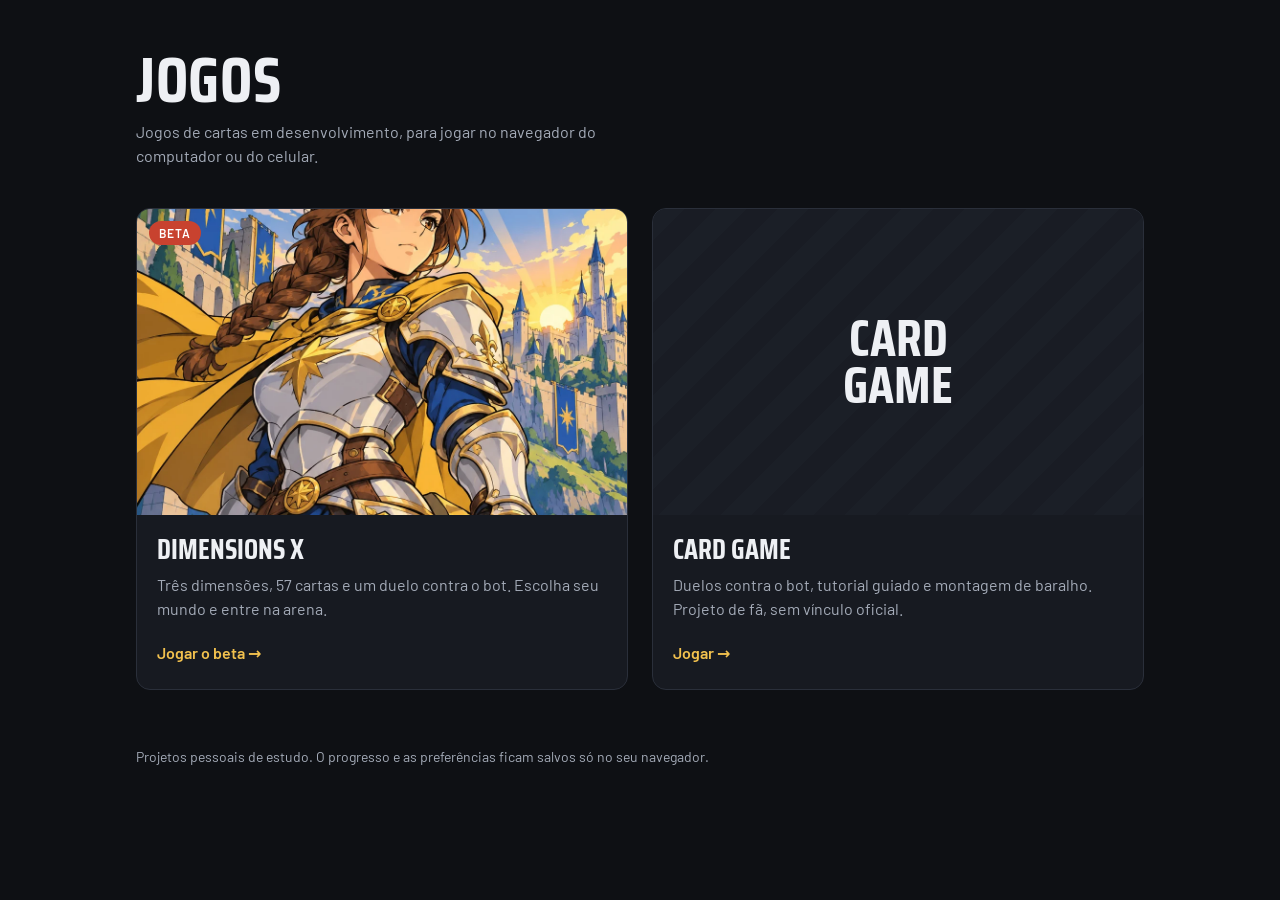
<file: index.html>
<!doctype html>
<html lang="pt-BR">
<head>
<meta charset="utf-8">
<meta name="viewport" content="width=device-width,initial-scale=1">
<title>Jogos · maykcoisa</title>
<meta name="description" content="Jogos de cartas em desenvolvimento para jogar no navegador.">
<link rel="stylesheet" href="estilo.css">
<link rel="icon" href="data:,">
</head>
<body>
<main class="pagina">
  <header class="topo">
    <h1>Jogos</h1>
    <p>Jogos de cartas em desenvolvimento, para jogar no navegador do computador ou do celular.</p>
  </header>

  <section class="jogos" aria-label="Lista de jogos">
    <a class="jogo" href="dimensions-x/">
      <div class="capa">
        <img src="dimensions-x/assets/dimensions/medieval-c3-v2.webp" alt="Ilustração do Dimensions X">
        <span class="selo selo-beta">Beta</span>
      </div>
      <div class="info">
        <h2>Dimensions X</h2>
        <p>Três dimensões, 57 cartas e um duelo contra o bot. Escolha seu mundo e entre na arena.</p>
        <span class="acao">Jogar o beta →</span>
      </div>
    </a>

    <a class="jogo" href="https://cardgamepw.maykcoisa.com.br/">
      <div class="capa"><div class="capa-tipografica"><span>Card<br>Game</span></div></div>
      <div class="info">
        <h2>Card Game</h2>
        <p>Duelos contra o bot, tutorial guiado e montagem de baralho. Projeto de fã, sem vínculo oficial.</p>
        <span class="acao">Jogar →</span>
      </div>
    </a>
  </section>

  <p class="rodape">Projetos pessoais de estudo. O progresso e as preferências ficam salvos só no seu navegador.</p>
</main>
</body>
</html>
</file>
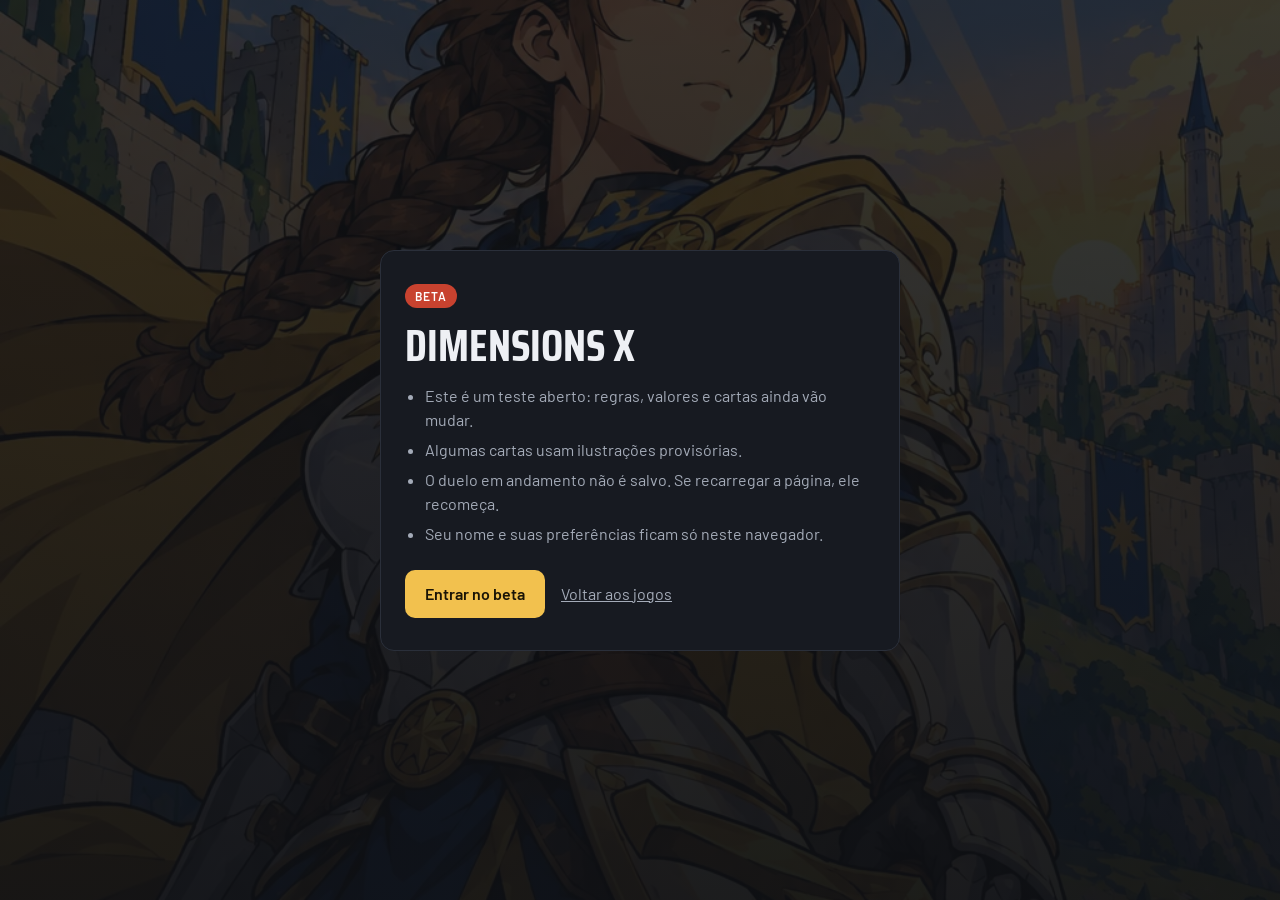
<file: dimensions-x/index.html>
<!doctype html>
<html lang="pt-BR">
<head>
<meta charset="utf-8">
<meta name="viewport" content="width=device-width,initial-scale=1">
<title>Dimensions X · Beta</title>
<link rel="stylesheet" href="../estilo.css">
<link rel="icon" href="data:,">
</head>
<body>
<main class="beta-tela" style="background-image: linear-gradient(rgba(14,16,20,.82), rgba(14,16,20,.94)), url('assets/dimensions/medieval-c3-v2.webp')">
  <section class="beta-caixa" aria-labelledby="titulo">
    <span class="selo selo-beta">Beta</span>
    <h1 id="titulo">Dimensions X</h1>
    <ul>
      <li>Este é um teste aberto: regras, valores e cartas ainda vão mudar.</li>
      <li>Algumas cartas usam ilustrações provisórias.</li>
      <li>O duelo em andamento não é salvo. Se recarregar a página, ele recomeça.</li>
      <li>Seu nome e suas preferências ficam só neste navegador.</li>
    </ul>
    <div class="botoes">
      <a class="botao" href="game/dimensions/">Entrar no beta</a>
      <a class="link-voltar" href="../">Voltar aos jogos</a>
    </div>
  </section>
</main>
</body>
</html>
</file>
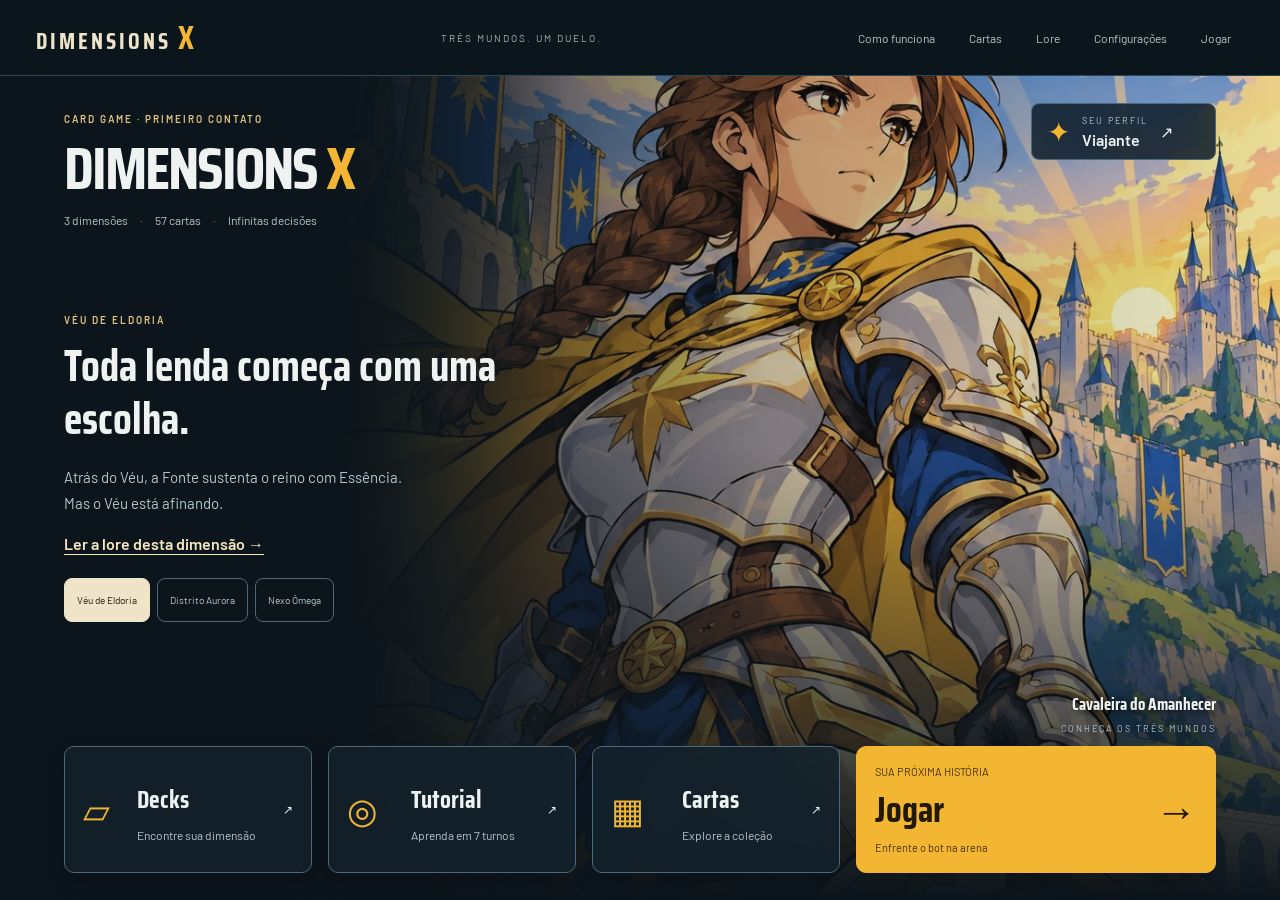
<file: dimensions-x/game/dimensions/index.html>
<!doctype html>
<html lang="pt-BR"><head><meta charset="utf-8"><meta name="viewport" content="width=device-width,initial-scale=1"><title>Dimensions X</title><link rel="stylesheet" href="style.css"><link rel="stylesheet" href="menu.css"><link rel="stylesheet" href="responsive-v1.css"><link rel="stylesheet" href="responsive-v2.css"><link rel="stylesheet" href="card-types-v1.css"><link rel="icon" href="data:,"></head>
<body data-screen="home"><header><button class="brand" id="home-button" aria-label="Ir para o início">DIMENSIONS <b>X</b></button><span class="edition">TRÊS MUNDOS. UM DUELO.</span><nav aria-label="Navegação principal"><button id="rules">Como funciona</button><button id="catalog">Cartas</button><button id="lore-nav">Lore</button><button id="settings-button">Configurações</button><button id="new">Jogar</button></nav></header>
<section id="home" class="home-screen" aria-label="Menu principal">
  <div class="home-art" aria-hidden="true"><img id="home-art" src="../../assets/dimensions/medieval-c3-v2.webp" alt=""></div>
  <div class="home-top"><div><p class="eyebrow">CARD GAME · PRIMEIRO CONTATO</p><h1>DIMENSIONS <em>X</em></h1><p class="universe">3 dimensões <span>·</span> 57 cartas <span>·</span> Infinitas decisões</p></div><button id="profile-button" class="player-chip"><span class="avatar" aria-hidden="true">✦</span><span><small>SEU PERFIL</small><strong id="player-label">Viajante</strong></span><span aria-hidden="true">↗</span></button></div>
  <div class="home-story"><p class="eyebrow" id="world-label">VÉU DE ELDORIA</p><h2 id="world-title">Toda lenda começa<br>com uma escolha.</h2><p id="world-description">Entre muralhas antigas e magia viva, encontre a força do seu próximo duelo.</p><button id="lore-link" class="lore-link" type="button">Ler a lore desta dimensão →</button><div id="world-switcher" class="world-switcher" aria-label="Dimensão em destaque"></div></div>
  <div class="home-bottom"><div class="feature-caption"><span id="featured-name">Cavaleira do Amanhecer</span><small>CONHEÇA OS TRÊS MUNDOS</small></div><nav class="mode-dock" aria-label="Modos do jogo"><button id="decks-button" class="mode-tile"><span class="tile-icon" aria-hidden="true">▱</span><span><strong>Decks</strong><small>Encontre sua dimensão</small></span><span aria-hidden="true">↗</span></button><button id="tutorial-button" class="mode-tile"><span class="tile-icon" aria-hidden="true">◎</span><span><strong>Tutorial</strong><small>Aprenda em 7 turnos</small></span><span aria-hidden="true">↗</span></button><button id="cards-button" class="mode-tile"><span class="tile-icon" aria-hidden="true">▦</span><span><strong>Cartas</strong><small>Explore a coleção</small></span><span aria-hidden="true">↗</span></button><button id="resume-button" class="mode-tile" hidden><span><strong>Continuar</strong><small>Retomar seu duelo</small></span></button><button id="play-button" class="mode-tile play-tile"><span><small>SUA PRÓXIMA HISTÓRIA</small><strong>Jogar</strong><small>Enfrente o bot na arena</small></span><span class="play-arrow" aria-hidden="true">→</span></button></nav></div>
</section>
<section id="library" class="library-screen" hidden aria-label="Coleção"><div class="library-bar"><button id="library-back" aria-label="Voltar">‹</button><div class="library-title"><h1 id="library-title">Cartas</h1><span id="collection-count"></span></div><label class="search-wrap"><span aria-hidden="true">⌕</span><span class="visually-hidden">Buscar cartas</span><input id="card-search" type="search" placeholder="Buscar carta" title="Busca por nome ou efeito"></label><div class="filter-group" id="dimension-toggles" role="group" aria-label="Filtrar por dimensão"></div><div class="filters-anchor"><button id="filters-button" class="filters-button" type="button" aria-expanded="false" aria-controls="filters-panel"><svg viewBox="0 0 24 24" aria-hidden="true"><path d="M3 5h18l-7 8v6l-4-2v-4z"/></svg>Filtros</button><div id="filters-panel" class="filters-panel" hidden role="dialog" aria-label="Filtros"><div class="fp-head"><strong>Filtros</strong><button id="filters-clear" type="button" class="fp-link">Limpar</button><button id="filters-close" type="button" class="fp-link" aria-label="Fechar filtros">×</button></div><p class="fp-label">TIPO</p><div class="filter-group" id="type-toggles"><button type="button" class="cost-toggle" data-type-filter="creature" aria-pressed="false">Criaturas</button><button type="button" class="cost-toggle" data-type-filter="spell" aria-pressed="false">Mágicas</button></div><p class="fp-label">CUSTO</p><div class="filter-group" id="cost-toggles" role="group" aria-label="Filtrar por custo"></div><p class="fp-label">EXIBIÇÃO</p><label class="check-wrap"><input id="hover-preview" type="checkbox"> Ampliar ao passar o mouse</label></div></div><label class="select-wrap"><span class="visually-hidden">Ordenar</span><select id="card-sort"><option value="cost">Custo crescente</option><option value="name">Nome</option><option value="attack">Maior ataque</option></select></label><div class="density" role="group" aria-label="Tamanho das cartas"><button id="density-minus" type="button" aria-label="Cartas menores">−</button><span id="density-dots" aria-hidden="true"></span><button id="density-plus" type="button" aria-label="Cartas maiores">+</button></div></div><div id="active-filters" class="active-filters"></div><div id="deck-picker" class="deck-picker" hidden></div><p id="deck-summary"></p><div id="collection-grid" class="collection-grid"></div></section>
<main id="battle" hidden><section class="arena" aria-label="Tabuleiro de combate"><div class="sky"></div><div class="arena-floor"></div><div id="enemy-profile" class="profile enemy"></div><div id="enemy-hand" class="hidden-hand"></div><div id="enemy-spells" class="spell-row enemy-spells"></div><div id="enemy-field" class="field enemy-field"></div><div id="center" class="center-status" role="status" aria-live="polite"></div><div id="own-field" class="field own-field"></div><div id="own-spells" class="spell-row own-spells"></div><div id="own-profile" class="profile own"></div><div id="hand" class="hand" aria-label="Sua mão"></div><div class="arena-dock"><button id="battle-menu-button" class="battle-menu-button">☰ Menu do duelo</button><button id="panel-button" class="panel-button" aria-expanded="false" aria-controls="battle-panel">Painel</button></div><div id="action-pop" class="action-pop" hidden></div></section>
<aside id="battle-panel" class="battle-panel" aria-label="Painel do duelo"><div class="panel-top"><span class="eyebrow">PAINEL DO DUELO</span><button id="panel-close" class="panel-close" aria-label="Fechar painel">×</button></div><div class="panel-head"><span class="eyebrow">CARTA EM FOCO</span><button id="clear" aria-label="Limpar seleção">×</button></div><div id="focus" class="focus"><h2>O encontro de três mundos.</h2><p>Selecione uma carta para ler seus atributos e escolher uma ação.</p></div><section class="actions-panel"><div class="panel-head"><span class="eyebrow">SUAS AÇÕES</span><span id="phase"></span></div><p id="hint"></p><div id="actions"></div></section><details class="history" open><summary>Registro da partida</summary><ol id="log"></ol></details><button id="export">Salvar registro do teste</button></aside></main>
<footer>Protótipo de regras · Valores provisórios · Cartas inimigas aguardam sua leitura <span id="seed-label"></span></footer>
<dialog id="setup" aria-labelledby="setup-title"><form id="setup-form"><p class="eyebrow">UM CONFRONTO ENTRE DIMENSÕES</p><h1 id="setup-title">Escolha seu mundo.</h1><p>Cada dimensão tem sua energia e um deck de 40 cartas. O bot usa as mesmas regras.</p><div class="matchup"><section class="matchup-deck"><span class="eyebrow">SEU DECK</span><div class="matchup-cover"><img id="your-deck-art" alt=""><span id="your-deck-name"></span></div><label>Sua dimensão<select id="your-dimension"></select></label></section><span class="matchup-vs" aria-label="contra">VS</span><section class="matchup-deck"><span class="eyebrow">DECK ADVERSÁRIO</span><div class="matchup-cover"><img id="bot-deck-art" alt=""><span id="bot-deck-name"></span></div><label>Dimensão adversária<select id="bot-dimension"></select></label></section></div><details><summary>Opções de teste</summary><label>Semente do teste<input id="seed" type="number" value="20261012" min="0" max="4294967295"></label><p class="subtle">Repete as compras e rolagens com a mesma sequência de ações.</p></details><p id="replace-warning" hidden>Ao entrar na arena, o duelo em andamento será substituído.</p><div class="form-actions"><button type="button" id="setup-tutorial" class="setup-tutorial">Primeira vez? Tutorial guiado</button><button type="button" id="cancel-setup">Voltar</button><button class="primary" type="submit">Entrar na arena</button></div></form></dialog>
<dialog id="overlay"><div class="overlay-head"><h2 id="overlay-title"></h2><button id="close-overlay" aria-label="Fechar consulta">×</button></div><div id="overlay-content"></div></dialog>
<dialog id="battle-menu" aria-labelledby="battle-menu-title"><h2 id="battle-menu-title">Duelo pausado</h2><div class="battle-menu-options"><button id="battle-resume" class="primary">Continuar duelo</button><button id="battle-rules">Como funciona</button><button id="battle-cards">Consultar cartas</button><button id="battle-settings">Configurações</button><button id="battle-home">Voltar ao início</button></div></dialog><dialog id="settings" aria-labelledby="settings-title"><form id="settings-form"><p class="eyebrow">DO SEU JEITO</p><h1 id="settings-title">Configurações</h1><label>Nome do jogador<input id="player-name" maxlength="24" placeholder="Viajante" autocomplete="nickname"></label><label>Ritmo do adversário<select id="bot-speed"><option value="slow">Tranquilo</option><option value="normal">Normal</option><option value="fast">Rápido</option></select></label><label class="check-label"><input id="reduce-motion" type="checkbox"> Reduzir animações</label><p class="subtle">Seu nome e suas preferências ficam salvos neste navegador. O duelo atual não é salvo ao fechar a página.</p><div class="form-actions"><button id="cancel-settings" type="button">Cancelar</button><button class="primary" type="submit">Salvar</button></div></form></dialog>
<dialog id="card-detail" aria-labelledby="detail-title"><button id="close-detail" class="close-detail" aria-label="Fechar carta">×</button><button id="detail-prev" class="detail-nav prev" type="button" aria-label="Carta anterior">‹</button><button id="detail-next" class="detail-nav next" type="button" aria-label="Próxima carta">›</button><div id="detail-content"></div></dialog><div id="library-preview" class="library-preview" aria-hidden="true"></div><p id="toast" class="toast" role="status" hidden></p>
<dialog id="decision" aria-labelledby="decision-title"><button id="decision-menu" class="decision-menu" type="button">☰ Menu</button><p class="eyebrow">SUA DECISÃO</p><h2 id="decision-title"></h2><div id="decision-context"></div><div id="decision-cards"></div><div id="decision-controls"></div></dialog><script src="catalog.js"></script><script src="engine.js"></script><script src="tutorial.js"></script><script src="app.js"></script><script src="board.js"></script><script src="fx.js"></script><script src="summon-fx.js"></script><script src="menu.js"></script><script src="lore.js"></script><script src="library.js"></script><script src="battle-ui.js"></script><script src="battle-experience.js"></script><script src="panels.js"></script><script src="tutorial-ui.js"></script></body></html>
</file>
<file: estilo.css>
@font-face { font-family: 'Saira'; src: url('dimensions-x/assets/fontes/SairaCondensed-Bold.ttf') format('truetype'); font-weight: 700; font-display: swap; }
@font-face { font-family: 'Barlow'; src: url('dimensions-x/assets/fontes/Barlow-Regular.ttf') format('truetype'); font-weight: 400; font-display: swap; }
@font-face { font-family: 'Barlow'; src: url('dimensions-x/assets/fontes/Barlow-SemiBold.ttf') format('truetype'); font-weight: 600; font-display: swap; }

:root {
  --fundo: #0e1014;
  --superficie: #171a21;
  --superficie-2: #1f232c;
  --borda: #2a2f3a;
  --borda-forte: #4a5160;
  --texto: #eef0f4;
  --texto-2: #a4abb8;
  --destaque: #f2c14e;
  --destaque-hover: #f6cf6e;
  --destaque-texto: #1a1406;
  --beta: #c8422f;
  --raio: 14px;
}
* { box-sizing: border-box; }
html, body { margin: 0; }
body {
  background: var(--fundo);
  color: var(--texto);
  font: 400 16px/1.5 'Barlow', system-ui, sans-serif;
  min-height: 100vh;
}
a { color: inherit; }
.pagina { max-width: 1040px; margin: 0 auto; padding: 48px 16px 64px; }
.topo h1 {
  font: 700 clamp(40px, 7vw, 64px)/1 'Saira', 'Barlow', sans-serif;
  letter-spacing: .01em; margin: 0 0 8px; text-transform: uppercase;
}
.topo p { color: var(--texto-2); margin: 0 0 40px; max-width: 520px; }

.jogos { display: grid; grid-template-columns: repeat(auto-fit, minmax(min(300px, 100%), 1fr)); gap: 24px; }
.jogo {
  display: flex; flex-direction: column;
  background: var(--superficie); border: 1px solid var(--borda); border-radius: var(--raio);
  overflow: hidden; text-decoration: none; transition: border-color .15s, transform .15s;
}
.jogo:hover { border-color: var(--borda-forte); transform: translateY(-2px); }
.jogo:focus-visible { outline: 2px solid var(--destaque); outline-offset: 3px; }
.capa { position: relative; aspect-ratio: 16 / 10; background: var(--superficie-2); overflow: hidden; }
.capa img { width: 100%; height: 100%; object-fit: cover; object-position: 50% 22%; display: block; }
.capa-tipografica {
  display: grid; place-items: center; height: 100%;
  background: repeating-linear-gradient(135deg, #1b1f27 0 22px, #191c24 22px 44px);
}
.capa-tipografica span {
  font: 700 clamp(36px, 6vw, 52px)/.9 'Saira', sans-serif; text-transform: uppercase; text-align: center;
}
.selo {
  position: absolute; top: 12px; left: 12px;
  font: 600 12px/1 'Barlow', sans-serif; letter-spacing: .08em; text-transform: uppercase;
  padding: 6px 10px; border-radius: 999px;
}
.selo-beta { background: var(--beta); color: #fff; }
.info { padding: 20px 20px 24px; display: flex; flex-direction: column; gap: 8px; flex: 1; }
.info h2 { font: 700 28px/1.05 'Saira', sans-serif; text-transform: uppercase; margin: 0; }
.info p { margin: 0; color: var(--texto-2); }
.acao { margin-top: auto; padding-top: 12px; font-weight: 600; color: var(--destaque); }

.rodape { margin-top: 56px; color: var(--texto-2); font-size: 14px; max-width: 640px; }

/* Tela de aviso do beta */
.beta-tela {
  min-height: 100vh; display: grid; place-items: center; padding: 24px 16px;
  background-color: var(--fundo); background-position: center 25%; background-size: cover; background-repeat: no-repeat;
}
.beta-caixa {
  width: 100%; max-width: 520px; background: var(--superficie); border: 1px solid var(--borda);
  border-radius: var(--raio); padding: 32px 24px;
}
.beta-caixa .selo { position: static; display: inline-block; margin-bottom: 16px; }
.beta-caixa h1 { font: 700 44px/1 'Saira', sans-serif; text-transform: uppercase; margin: 0 0 16px; }
.beta-caixa ul { padding-left: 20px; color: var(--texto-2); margin: 0 0 24px; }
.beta-caixa li + li { margin-top: 6px; }
.botoes { display: flex; flex-wrap: wrap; gap: 16px; align-items: center; }
.botao {
  display: inline-block; padding: 12px 20px; border-radius: 10px; font-weight: 600; text-decoration: none;
  background: var(--destaque); color: var(--destaque-texto);
}
.botao:hover { background: var(--destaque-hover); }
.botao:focus-visible, .link-voltar:focus-visible { outline: 2px solid var(--texto); outline-offset: 3px; }
.link-voltar { color: var(--texto-2); }
@media (prefers-reduced-motion: reduce) { .jogo { transition: none; } .jogo:hover { transform: none; } }
</file>
<file: dimensions-x/game/dimensions/style.css>
:root{color-scheme:dark;font-family:Barlow,Segoe UI,sans-serif;background:#10151c;color:#e8e8e3;--gold:#d3ad66;--muted:#a4b0bc}*{box-sizing:border-box}body{margin:0}button,input,select{font:inherit}button{cursor:pointer;color:inherit;background:#26313c;border:1px solid #455160;border-radius:8px;padding:9px 13px;transition:background .15s,transform .15s}button:hover{background:#394754}button:focus-visible,input:focus-visible,select:focus-visible{outline:3px solid #e4bc76;outline-offset:3px}button:disabled{opacity:.45;cursor:default}header{height:68px;display:flex;align-items:center;justify-content:space-between;padding:0 26px;background:#131b24;border-bottom:1px solid #35404a}.brand{font-family:SairaCondensed,Georgia,serif;color:#eee4c9;text-decoration:none;font-size:23px;letter-spacing:3px}.brand b{color:var(--gold);font-size:32px}.edition,.eyebrow{font-size:10px;letter-spacing:2px;color:var(--muted)}nav{display:flex;gap:8px}nav button{background:transparent;font-size:12px}main{display:grid;grid-template-columns:minmax(720px,1fr) 310px;min-height:calc(100vh - 102px)}.arena{position:relative;isolation:isolate;overflow:hidden;min-height:850px;background:radial-gradient(ellipse at 50% 8%,#58707688,transparent 48%),linear-gradient(#152a32,#1c2827 38%,#202a28 80%,#111b21)}.sky{position:absolute;inset:0;z-index:-2;background:radial-gradient(ellipse at 20% 30%,#77927528,transparent 25%),radial-gradient(ellipse at 80% 20%,#706f9928,transparent 30%)}.sky:before,.sky:after{content:'';position:absolute;width:65px;height:80%;top:10%;background:linear-gradient(90deg,#111c20,#394741,#172225);box-shadow:inset 4px 0 #66726a33,12px 0 40px #0008;transform:perspective(500px) rotateY(15deg)}.sky:before{left:2%}.sky:after{right:2%;transform:perspective(500px) rotateY(-15deg)}.arena-floor{position:absolute;inset:12% 6% 6%;z-index:-1;transform:perspective(1200px) rotateX(13deg);border:12px solid #5b605444;border-radius:42% 42% 12% 12%;background:radial-gradient(ellipse,#3a48444d,#1b292a70),repeating-linear-gradient(0deg,transparent 0 89px,#111c2266 90px 93px),repeating-linear-gradient(90deg,#606a5820 0 119px,#0e181d66 120px 123px);box-shadow:0 0 0 3px #111b1e,inset 0 0 90px #0b131a,0 0 80px #7b978126}.profile{margin:16px 35px;display:flex;align-items:center;gap:12px;position:relative;z-index:1}.profile .portrait{display:grid;place-items:center;width:46px;height:46px;border-radius:50%;background:#25333c;color:var(--dim);font-size:28px;border:1px solid var(--dim)}.profile h3{font-size:14px;margin:0 0 4px}.profile small{font-size:10px;color:#b8c2c4}.life{margin-left:auto;text-align:right}.life strong{font-size:24px}.life meter{display:block;width:120px;height:7px}.energy{min-width:120px;text-align:center;background:#111c25b3;border-radius:12px;padding:7px}.energy b{font-size:20px;color:var(--dim)}.energy small{display:block}.piles{display:flex;gap:5px}.piles button{font-size:10px;padding:7px;min-width:54px}.hidden-hand{height:36px;display:flex;justify-content:center;gap:4px}.card-back{width:27px;height:35px;border:1px solid #81847e;background:repeating-linear-gradient(45deg,#263444,#263444 4px,#34444f 5px,#34444f 6px);border-radius:4px}.field{display:grid;grid-template-columns:repeat(5,minmax(0,1fr));gap:12px;margin:10px auto;width:80%;max-width:830px;position:relative}.field .slot{min-height:148px;padding:0;border:1px solid #8a9a8744;background:#101b2133;border-radius:9px;display:grid;place-items:center}.slot.empty span{font-size:25px;color:#92a38d44}.slot.available{background:#d6b16d25;border-color:#d6b16daa}.card{position:relative;text-align:left;border:1px solid var(--dim,#919aaa);background:linear-gradient(135deg,#303d45,#19222c);border-radius:7px;overflow:hidden;padding:0;color:#ecece4;box-shadow:0 5px 9px #0006;width:100%;height:148px}.card .card-top{padding:7px 7px 4px;font-size:10px;display:flex;justify-content:space-between;gap:4px}.card .cost{color:#fff;background:#334650;border-radius:50%;padding:2px 5px}.card .art{height:65px;display:grid;place-items:center;background:radial-gradient(ellipse at 50% 30%,color-mix(in srgb,var(--dim) 25%,transparent),transparent 75%),linear-gradient(130deg,#0f1a2288,#34444a44);position:relative}.card .art:before{content:'';position:absolute;width:50px;height:50px;border:1px solid var(--dim);transform:rotate(45deg);opacity:.18}.card .art span{font-family:Georgia,serif;font-size:45px;color:var(--dim);text-shadow:0 0 20px var(--dim)}.card .stats{display:flex;justify-content:space-around;font-size:10px;padding:6px 2px;background:#111b22}.card .stats b{font-size:13px}.card .state{font-size:9px;color:#b7c3c9;text-align:center;padding:4px}.card.rare{background:linear-gradient(140deg,#66553c,#20272e);border-color:#ead69e}.card.selected{outline:3px solid #efca80;outline-offset:2px}.card.defense .state{color:#8dd4d4}.card.exhausted{opacity:.72}.spell-row{display:grid;grid-template-columns:repeat(3,minmax(0,1fr));gap:10px;margin:8px auto;width:48%;height:39px}.spell-slot{background:#111d2455;border:1px solid #81908244;border-radius:6px;padding:5px;font-size:9px;color:#9daaa8}.spell-slot.occupied{color:#e9e8dc;border-color:var(--dim)}.center-status{min-height:54px;margin:8px 0;display:flex;flex-direction:column;justify-content:center;align-items:center;text-align:center;font-family:SairaCondensed,Georgia,serif;font-size:18px;color:#eadfc7}.center-status small{font-family:Barlow,Segoe UI,sans-serif;font-size:10px;color:#aabbba;margin-top:5px}.hand{display:flex;justify-content:center;gap:7px;padding:5px 18px 24px;flex-wrap:wrap}.hand .card{width:110px;height:140px;flex-shrink:0}.hand .card .art{height:58px}.hand .card:hover{transform:translateY(-7px)}aside{background:#151e28;border-left:1px solid #37434f;padding:20px;display:flex;flex-direction:column;gap:15px}.panel-head{display:flex;justify-content:space-between;align-items:center;gap:6px}.panel-head button{background:transparent;border:0;padding:0 5px;font-size:23px}.focus{min-height:230px}.focus h2{font-family:SairaCondensed,Georgia,serif;font-size:23px;line-height:1.4;margin:12px 0}.focus p{font-size:13px;line-height:1.65;color:#b9c4cb}.focus .focus-art{height:100px;display:grid;place-items:center;background:radial-gradient(ellipse,color-mix(in srgb,var(--dim) 20%,transparent),transparent 70%);font-size:70px;color:var(--dim)}.focus .numbers{display:flex;gap:8px;font-size:11px}.numbers span{background:#26333f;border-radius:7px;padding:10px;flex:1}.numbers b{display:block;font-size:19px;margin-top:4px}.actions-panel{border-top:1px solid #3b4752;padding-top:15px}#phase{font-size:10px;color:#d6bd8d}#hint{font-size:12px;color:#afbdc7;line-height:1.5}#actions{display:flex;flex-direction:column;gap:7px}#actions button{font-size:12px;text-align:left}.primary{background:#d3ad66;color:#19212a;border-color:#d3ad66;font-weight:600}.primary:hover{background:#e4c483}.history{margin-top:auto;border-top:1px solid #3b4752;padding-top:12px}.history summary{font-size:12px;cursor:pointer}.history ol{max-height:190px;overflow:auto;padding-left:20px;color:#a7b6c1;font-size:11px;line-height:1.6}.history li{margin:5px 0}#export{font-size:11px}footer{height:34px;padding:9px 26px;font-size:10px;color:#a5b2b8;background:#111821;display:flex;justify-content:space-between}dialog{border:1px solid #61717a;border-radius:15px;background:#182430;color:#e6e8e5;box-shadow:0 30px 150px #000b;padding:30px;width:min(620px,92vw);max-height:90vh}dialog::backdrop{background:#061017c9;backdrop-filter:blur(6px)}dialog h1,dialog h2{font-family:SairaCondensed,Georgia,serif}dialog h1{font-size:34px}dialog p{font-size:14px;line-height:1.7;color:#b6c4ce}form{display:flex;flex-direction:column;gap:14px}form h1,form p{margin:0}label{display:flex;flex-direction:column;gap:7px;font-size:12px}select,input{background:#101a25;border:1px solid #52616d;color:#eee;padding:11px;border-radius:7px}.subtle{font-size:11px!important}.overlay-head{display:flex;justify-content:space-between;align-items:center}.overlay-head button{background:transparent;border:0;font-size:26px}#overlay{width:min(970px,94vw)}.catalog-grid{display:grid;grid-template-columns:repeat(auto-fill,minmax(135px,1fr));gap:14px}.catalog-grid .catalog-entry p{font-size:11px;line-height:1.5}.catalog-entry small{color:#bcac88}.rule-list{font-size:13px;line-height:1.8;color:#c5d0d8}.reveal{background:#243846;border-radius:12px;padding:14px;border:1px solid #697c83}.reveal h3{font-family:SairaCondensed,Georgia,serif}.reveal p{line-height:1.7}.notice{animation:appear .45s ease-out}.slot .card{animation:appear .4s ease-out}.slot .card.rare{animation:rare .8s ease-out}@keyframes appear{from{opacity:0;transform:scale(.85)}to{opacity:1;transform:scale(1)}}@keyframes rare{0%{opacity:0;transform:scale(1.4);box-shadow:0 0 90px #e6c572}100%{opacity:1;transform:scale(1)}}@media(max-width:1100px){main{grid-template-columns:minmax(580px,1fr) 260px}.edition{display:none}.field{width:86%;gap:6px}.profile{margin:16px}.energy{min-width:95px}aside{padding:14px}}@media(max-width:850px){header{padding:0 12px}.brand{font-size:16px;letter-spacing:1px}nav button{padding:8px;font-size:10px}main{display:flex;flex-direction:column}.arena{min-height:790px}.field{width:94%}.field .slot{min-height:133px}.card{height:133px}.card .art{height:52px}.profile{gap:7px}.profile h3{font-size:12px}.profile .portrait{display:none}.life strong{font-size:19px}.life meter{width:70px}.energy{min-width:75px}.piles button{min-width:40px;padding:6px}.hand .card{width:95px}.focus{min-height:0}aside{border-left:0;border-top:1px solid #37434f}.focus .focus-art{display:none}.history{margin-top:0}footer{height:auto;gap:10px}.spell-row{width:60%}.center-status{font-size:15px}}@media(prefers-reduced-motion:reduce){*{animation:none!important;transition:none!important}}
/* Ajustes da primeira verificação visual. */ .slot > button.slot{width:100%;height:100%;border:0;background:transparent}.arena{min-height:calc(100vh - 102px)}.profile{margin-top:10px;margin-bottom:10px}.hidden-hand{height:28px}.field .slot{min-height:132px}.card{height:132px}.card .art{height:51px}.spell-row{height:30px;margin-top:5px;margin-bottom:5px}.center-status{min-height:42px}.hand{padding-bottom:12px}.hand .card{height:126px}.hand .card .art{height:44px}aside{max-height:calc(100vh - 68px);position:sticky;top:0;overflow:auto}.card .state{font-size:8px}@media(max-width:850px){aside{max-height:none;position:static}.arena{min-height:780px}}
.center-status{position:relative}.dice-result{position:absolute;right:12%;top:0;display:flex;align-items:center;gap:8px;background:#101d2ae6;border:1px solid #d3ad6699;border-radius:8px;padding:4px 10px;font-family:Barlow,Segoe UI,sans-serif}.dice-result small{margin:0;color:#b9c6d0}.dice-result b{color:#f2d190;font-size:25px}@media(max-width:600px){.dice-result{right:3%;padding:3px 6px}.dice-result b{font-size:18px}}
.dice-results{position:absolute;right:8%;top:0;display:flex;gap:5px}.dice-results .dice-result{position:static}@media(max-width:850px){.dice-results{position:static;margin-top:5px}.center-status:has(.dice-results){min-height:68px}}
.card .card-top{min-height:34px;align-items:flex-start}.card .cost{flex-shrink:0}.card .stats{gap:4px;font-size:8px}.card .stats b{font-size:11px}.card .stats span{display:flex;align-items:center;gap:3px;white-space:nowrap}.card .stats span:only-child{white-space:normal;font-size:8px}
.art:has(img):before,.art:has(img)>span{display:none}.card .art img{width:100%;height:100%;object-fit:cover;object-position:center 28%;position:absolute;inset:0}.focus .focus-art:has(img){height:280px;overflow:hidden;border-radius:10px}.focus-art img{width:100%;height:100%;object-fit:cover;object-position:center 25%}
</file>
<file: dimensions-x/game/dimensions/menu.css>
/* Geometria responsiva anterior depreciada em 13/10/2026 por responsive-v1.css. Base visual preservada. Restauração em docs/RESPONSIVIDADE-v1.md. */
@font-face{font-family:Barlow;src:url('../../assets/fontes/Barlow-Regular.ttf');font-weight:400;font-display:swap}
@font-face{font-family:Barlow;src:url('../../assets/fontes/Barlow-SemiBold.ttf');font-weight:600 900;font-display:swap}
@font-face{font-family:SairaCondensed;src:url('../../assets/fontes/SairaCondensed-Bold.ttf');font-weight:400 900;font-display:swap}
/* Menu e coleção inspirados na composição e paleta Mesa Noturna do Palworld. */
[hidden]{display:none!important}body{background:#0c151c;color:#eef3f1}button,input,select{font:inherit}button{cursor:pointer}button:focus-visible,input:focus-visible,select:focus-visible,summary:focus-visible{outline:3px solid #f6e7bf;outline-offset:4px}header{background:#0c151ce8;border-bottom:1px solid #2c4655;height:76px;padding:0 36px;gap:20px}header .brand{background:none;border:0;padding:0;white-space:nowrap;font-size:23px}header .brand b{color:#f2b632}header nav{display:flex;gap:8px}header nav button{background:transparent;border:0;color:#b4c6cf}header nav button:hover{background:#243a49;color:#fff}body:not([data-screen=battle]) footer{display:none}.home-screen{position:relative;isolation:isolate;min-height:calc(100svh - 76px);padding:42px 5vw 36px;display:flex;flex-direction:column;overflow:hidden;background:#0c151c}.home-art{position:absolute;inset:0;z-index:-2}.home-art img{position:absolute;right:0;top:0;width:74%;height:100%;object-fit:cover;object-position:50% 26%}.home-art:after{content:'';position:absolute;inset:0;background:linear-gradient(90deg,#0c151c 3%,#0c151ce8 26%,#0c151c44 60%,#0c151c15),linear-gradient(0deg,#0c151c 0%,transparent 55%)}.home-top{display:flex;align-items:flex-start;justify-content:space-between;gap:25px}.home-top h1{font-family:SairaCondensed,Georgia,serif;font-size:clamp(34px,4.7vw,76px);margin:8px 0;letter-spacing:-2px;font-weight:700;line-height:1.1}.home-top h1 em{font-style:normal;color:#f2b632}.eyebrow{font-size:10px;letter-spacing:2px;color:#e4c483;font-weight:700}.universe{font-size:12px;color:#b4c6cf}.universe span{margin:0 10px;color:#f2b632}.player-chip{display:flex;gap:12px;align-items:center;background:#101e2adb;border:1px solid #4d6a7c;padding:10px 15px;min-width:185px;text-align:left;backdrop-filter:blur(16px)}.player-chip small,.player-chip strong{display:block}.player-chip small{font-size:9px;letter-spacing:2px;color:#b4c6cf;margin-bottom:4px}.player-chip strong{max-width:190px;overflow-wrap:anywhere}.avatar{font-size:28px;color:#f2b632}.home-story{margin:64px 0 60px;max-width:470px}.home-story h2{font-family:SairaCondensed,Georgia,serif;font-size:clamp(28px,3.2vw,48px);font-weight:500;line-height:1.22;margin:15px 0 20px}.home-story>p:not(.eyebrow){font-size:15px;max-width:350px;line-height:1.75;color:#b4c6cf}.world-switcher{display:flex;gap:7px;margin-top:25px;flex-wrap:wrap}.world-switcher button{font-size:10px;border:1px solid #4d6a7c;background:#0c151cc9;padding:9px 12px;color:#b4c6cf}.world-switcher button[aria-pressed=true]{background:#efe4c8;color:#2b2416;border-color:#efe4c8}.home-bottom{margin-top:auto}.feature-caption{text-align:right;display:flex;flex-direction:column;margin-bottom:22px;text-shadow:0 2px 10px #000}.feature-caption span{font-family:SairaCondensed,Georgia,serif;font-size:17px}.feature-caption small{font-size:9px;letter-spacing:2px;color:#b4c6cf;margin-top:6px}.mode-dock{display:grid;grid-template-columns:1fr 1fr 1.45fr;gap:16px}.mode-dock:has(#resume-button:not([hidden])){grid-template-columns:1fr 1fr .8fr 1.4fr}.mode-tile{min-height:122px;display:flex;align-items:center;justify-content:space-between;gap:16px;text-align:left;padding:25px;background:#14222cdd;border:1px solid #4d6a7c;border-radius:10px;backdrop-filter:blur(18px);box-shadow:0 8px 20px #0003}.mode-tile:hover{background:#243a49;transform:translateY(-3px)}.mode-tile strong{display:block;font-family:SairaCondensed,Georgia,serif;font-size:25px;margin:3px 0 9px}.mode-tile small{display:block;font-size:12px;color:#b4c6cf}.tile-icon{font-size:35px;color:#f2b632}.play-tile{background:#f2b632;color:#231800;border-color:#f2b632}.play-tile:hover{background:#ffc94d}.play-tile strong{font-size:36px;margin:3px 0}.play-tile small{color:#493405;font-size:11px}.play-arrow{font-size:42px}.library-screen{padding:30px 4vw 60px;max-width:1700px;margin:auto}.page-heading{display:flex;align-items:center;gap:22px;margin-bottom:26px}.page-heading h1{font-family:SairaCondensed,Georgia,serif;font-size:32px;margin:0}.page-heading>span{margin-left:auto;color:#b4c6cf;font-size:13px}.collection-tools{display:grid;grid-template-columns:2fr 1.2fr 1fr 1fr;gap:15px;margin:24px 0 15px}.collection-tools label{font-size:11px;color:#b4c6cf}.collection-tools input,.collection-tools select{width:100%;min-width:0}.collection-grid{display:grid;grid-template-columns:repeat(auto-fill,minmax(185px,1fr));gap:26px 22px;margin-top:24px}.collection-entry .card{height:310px;border-radius:10px;background:#14222c;display:flex;flex-direction:column}.collection-entry .card .card-top{font-size:13px;min-height:49px;padding:10px;align-items:center}.collection-entry .card .art{height:auto;flex:1;min-height:170px}.collection-entry .card .stats{padding:9px;font-size:10px}.collection-entry .card .stats b{font-size:15px}.collection-entry .card .state{font-size:9px;padding:8px}.collection-entry .card:hover{transform:translateY(-4px);box-shadow:0 9px 24px #0009}.collection-entry p{font-size:11px;color:#b4c6cf;text-align:center;margin:10px 0}.collection-entry .art img{object-position:center 28%}#deck-summary{font-size:13px;color:#b4c6cf;line-height:1.7;max-width:900px}.deck-picker{display:grid;grid-template-columns:repeat(3,1fr);gap:18px}.deck-choice{padding:0;display:flex;overflow:hidden;text-align:left;align-items:center;gap:18px;min-height:115px;background:#14222c;border:1px solid #4d6a7c}.deck-choice.active{background:#efe4c8;color:#2b2416;border-color:#efe4c8}.deck-choice img{width:90px;height:115px;object-fit:cover;object-position:center 20%}.deck-choice strong{display:block;font-family:SairaCondensed,Georgia,serif;font-size:19px;margin:8px 0}.deck-choice small{font-size:11px}.empty-collection{grid-column:1/-1;padding:60px 0;color:#b4c6cf}.form-actions{display:flex;gap:12px;justify-content:flex-end;margin-top:10px}.check-label{flex-direction:row;align-items:center;padding:10px 0}.check-label input{width:18px;height:18px;accent-color:#f2b632}dialog{border-color:#4d6a7c;background:#14222c}dialog h1{margin-top:0}dialog summary{cursor:pointer;font-size:13px;color:#b4c6cf;margin-bottom:12px}#replace-warning{color:#ffd88a;background:#493a20;padding:12px;border-radius:8px}#card-detail{width:min(900px,94vw);padding:0;overflow:auto}#detail-content{display:grid;grid-template-columns:1fr 1fr;align-items:center}.detail-image{width:100%;height:100%;max-height:80vh;object-fit:contain;background:#091119}.detail-copy{padding:40px 28px;background:#efe4c8;color:#2b2416;align-self:stretch;display:flex;flex-direction:column;justify-content:center}.detail-copy .eyebrow{color:#6b5a36}.detail-copy h2{font-family:SairaCondensed,Georgia,serif;font-size:28px;line-height:1.2}.detail-copy h3{margin-bottom:0}.detail-copy p{color:#51452f;font-size:14px}.detail-copy .numbers{display:flex;gap:8px}.detail-copy .numbers span{background:#ddd0ae}.detail-copy .numbers b{font-size:22px}.close-detail{position:absolute;right:10px;top:10px;border:0;background:#14222c;color:#fff;width:34px;height:34px;padding:0;font-size:24px}.toast{position:fixed;bottom:22px;left:50%;transform:translateX(-50%);background:#efe4c8;color:#2b2416;padding:14px 24px;box-shadow:0 8px 35px #0008;z-index:10;border-radius:9px;max-width:90vw;font-size:13px}.reduce-motion *{animation:none!important;transition:none!important;scroll-behavior:auto!important}.primary{background:#f2b632;border-color:#f2b632;color:#231800}.primary:hover{background:#ffc94d}.focus .focus-art:has(img){height:260px}.focus .focus-art img{object-fit:contain;background:#091119}
@media(min-width:1500px){.home-story{margin-top:90px;margin-bottom:90px}}@media(max-width:1000px){header{padding:0 20px}.edition{display:none}.home-screen{padding:28px}.home-top h1{font-size:44px}.home-story{margin:45px 0;max-width:400px}.home-art img{width:90%}.mode-tile{padding:18px;gap:10px}.mode-tile strong{font-size:21px}.mode-dock:has(#resume-button:not([hidden])){grid-template-columns:1fr 1fr}.tile-icon{display:none}.deck-choice{gap:10px}.deck-choice img{width:64px}.deck-choice strong{font-size:15px}.collection-tools{grid-template-columns:1fr 1fr}.collection-grid{grid-template-columns:repeat(auto-fill,minmax(165px,1fr))}}@media(max-width:650px){header{height:auto;min-height:76px;flex-wrap:wrap;padding:14px 16px;gap:12px}header .brand{font-size:20px}header nav{width:100%;justify-content:space-between;gap:0}header nav button{font-size:11px;padding:8px 5px}.home-screen{padding:24px 18px;min-height:calc(100svh - 112px)}.home-top{gap:14px;flex-wrap:wrap}.home-top h1{font-size:36px;letter-spacing:-1px}.home-top .eyebrow{font-size:8px}.universe{font-size:10px}.universe span{margin:0 4px}.player-chip{padding:7px 12px;min-width:0}.player-chip strong{font-size:12px}.player-chip small{font-size:8px}.avatar{font-size:20px}.home-art img{width:100%;object-position:60% 25%;opacity:.65}.home-art:after{background:linear-gradient(90deg,#0c151cee,#0c151c55),linear-gradient(0deg,#0c151c,transparent)}.home-story{margin:36px 0}.home-story h2{font-size:30px}.home-story>p:not(.eyebrow){font-size:13px;max-width:270px}.world-switcher button{font-size:9px;padding:9px}.feature-caption{display:none}.mode-dock{grid-template-columns:1fr 1fr;gap:10px}.mode-tile{min-height:90px;padding:16px}.mode-tile strong{font-size:19px}.mode-tile small{font-size:10px}.play-tile{grid-column:1/-1;min-height:100px}.mode-dock:has(#resume-button:not([hidden])) .play-tile{grid-column:auto}.play-tile strong{font-size:28px}.play-arrow{font-size:28px}.library-screen{padding:24px 16px}.page-heading{gap:12px;flex-wrap:wrap}.page-heading h1{font-size:26px}.collection-tools{gap:12px}.collection-grid{grid-template-columns:repeat(2,minmax(0,1fr));gap:20px 12px}.collection-entry .card{height:275px}.collection-entry .card .card-top{font-size:11px;min-height:49px}.collection-entry .card .art{min-height:130px}.deck-picker{grid-template-columns:1fr}.deck-choice{min-height:80px}.deck-choice img{height:80px;width:70px}.deck-choice strong{font-size:18px}#detail-content{grid-template-columns:1fr}.detail-image{height:45vh}.detail-copy{padding:20px}.detail-copy h2{margin:8px 0 18px}.detail-copy p{font-size:13px}dialog{padding:22px}.focus .focus-art:has(img){display:grid}.empty-collection{font-size:13px}footer{flex-wrap:wrap}}
.home-art img{mask-image:linear-gradient(90deg,transparent,#000 25%)}.guide-steps{display:grid;grid-template-columns:repeat(3,1fr);gap:16px;margin:28px 0}.guide-steps section{background:#1b2c38;padding:18px;border-radius:10px}.guide-steps b{font-size:25px;color:#f2b632}.guide-steps h3{font-family:SairaCondensed,sans-serif;font-size:24px;margin:8px 0}.guide-steps p{font-size:13px;line-height:1.6;margin-bottom:0}@media(max-width:650px){.guide-steps{grid-template-columns:1fr}.home-art img{mask-image:none}}
/* Distribui o menu pela altura disponível, mantendo Jogar na primeira tela. */
body[data-screen=home]{min-height:100svh;display:flex;flex-direction:column}
body[data-screen=home]>header{flex-shrink:0}
.home-screen{flex:1;min-height:0;padding-block:clamp(16px,3svh,36px)}
.home-story{margin:clamp(12px,3svh,36px) 0;flex:1;display:flex;flex-direction:column;justify-content:center}
.home-bottom{margin-top:0}
@media(min-width:651px){
  body[data-screen=home]{height:100svh}
  .home-story h2{font-size:clamp(26px,4.8svh,48px);margin:8px 0 12px}
  .home-story>p{margin-block:6px}
  .world-switcher{margin-top:12px}
  .feature-caption{margin-bottom:12px}
  .mode-tile{min-height:90px;padding:clamp(12px,2svh,25px)}
}
@media(max-width:650px){
  .home-screen{padding:16px 18px}
  .home-top{flex-wrap:nowrap;gap:8px}
  .home-top h1{font-size:30px}
  .home-top .eyebrow,.universe,.player-chip small,.player-chip>.avatar{display:none}
  .player-chip{padding:8px;max-width:42%}
  .home-story{margin:14px 0}
  .home-story h2{font-size:27px;margin:6px 0}
  .home-story>p:not(.eyebrow){margin:6px 0;line-height:1.5}
  .world-switcher{margin-top:10px}
  .mode-tile{min-height:64px;padding:10px 14px}
  .mode-tile strong{margin:0 0 3px}
  .play-tile,.mode-dock:has(#resume-button:not([hidden])) .play-tile{grid-column:1/-1;grid-row:1;min-height:76px}
  .play-tile small:first-child{display:none}
  #resume-button{grid-column:1/-1;min-height:52px}
}
@media(max-height:650px){
  .home-top h1{font-size:30px}
  .home-story{margin:8px 0}
  .home-story>p:not(.eyebrow),.feature-caption{display:none}
  .home-story h2{font-size:25px;margin:4px 0}
  .mode-tile{min-height:64px;padding:10px 14px}
  .mode-tile strong{font-size:23px;margin:0}
}

/* A arena ocupa a janela; consultas e navegação ficam no menu do duelo. */
body[data-screen=battle]>header,body[data-screen=battle]>footer{display:none}
.battle-menu-button{align-self:flex-start;margin-bottom:14px;background:#14222ccc;font-size:12px}
.battle-menu-options{display:grid;gap:12px}
@media(min-width:851px){
  body[data-screen=battle]{height:100svh;overflow:hidden}
  #battle{height:100svh;min-height:0;grid-template-columns:minmax(0,1fr) clamp(250px,24vw,330px)}
  #battle .arena{height:100%;min-height:0;display:grid;grid-template-rows:62px 26px 28px minmax(90px,1fr) 54px minmax(90px,1fr) 28px 62px clamp(108px,20svh,174px);padding:6px 0}
  #battle .profile{margin:4px 20px;min-width:0}
  #battle .profile h3{font-size:12px}
  #battle .energy{min-width:80px}
  #battle .hidden-hand{height:26px}
  #battle .field{height:100%;min-height:0;margin:0 auto;width:86%;max-width:900px}
  #battle .field .slot{min-height:0;overflow:hidden}
  #battle .field .card{height:100%;display:flex;flex-direction:column}
  #battle .field .card .art{flex:1;min-height:0;height:auto}
  #battle .spell-row{height:24px;margin:2px auto}
  #battle .center-status{min-height:0;margin:0;align-self:center}
  #battle .hand{min-height:0;overflow-x:auto;flex-wrap:nowrap;justify-content:flex-start;padding:6px 16px;gap:8px}
  #battle .hand .card{height:100%;flex:0 0 clamp(85px,8vw,125px);display:flex;flex-direction:column}
  #battle .hand .card:first-child{margin-left:auto}
  #battle .hand .card:last-child{margin-right:auto}
  #battle .hand .card .art{flex:1;min-height:0;height:auto}
  #battle aside{height:100svh;max-height:none;position:static;overflow-y:auto;padding:16px}
  #battle .focus{min-height:0}
  #battle .focus .focus-art:has(img){height:clamp(130px,25svh,260px)}
  #battle .history{margin-top:18px}
}

/* Prévia dos dois decks antes de entrar na arena. */
#setup{width:min(820px,94vw);padding:26px}
#setup-form{gap:14px}
#setup-form>p:not(.eyebrow){font-size:13px}
.matchup{display:grid;grid-template-columns:minmax(0,1fr) 68px minmax(0,1fr);align-items:center;gap:16px;margin:4px 0}
.matchup-deck{min-width:0;display:grid;gap:10px}
.matchup-deck>.eyebrow{text-align:center}
.matchup-cover{position:relative;height:clamp(150px,32svh,300px);overflow:hidden;border-radius:12px;border:1px solid #52616d;background:#0b141d;box-shadow:0 12px 28px #0005}
.matchup-cover img{width:100%;height:100%;object-fit:cover;object-position:center 23%}
.matchup-cover:after{content:'';position:absolute;inset:45% 0 0;background:linear-gradient(transparent,#08111a)}
.matchup-cover span{position:absolute;bottom:14px;left:12px;right:12px;z-index:1;text-align:center;font-family:SairaCondensed,sans-serif;font-size:26px;line-height:1.1;text-shadow:0 2px 8px #000}
.matchup-vs{font-family:SairaCondensed,sans-serif;font-size:54px;font-style:italic;text-align:center;color:#f2b632;text-shadow:0 3px 20px #f2b63233}
.matchup-deck select{width:100%;min-width:0;font-size:12px;padding:10px 6px}
@media(max-width:650px){#setup{padding:20px 14px}.matchup{grid-template-columns:minmax(0,1fr) 30px minmax(0,1fr);gap:7px}.matchup-vs{font-size:30px}.matchup-cover{height:clamp(140px,28svh,240px)}.matchup-cover span{font-size:21px;left:5px;right:5px}.matchup-deck>.eyebrow{font-size:8px;letter-spacing:1px}.matchup-deck label{font-size:10px}.matchup-deck select{font-size:11px}#setup h1{font-size:28px}}

.matchup-cover{height:auto;width:min(100%,calc(34svh * 2 / 3));justify-self:center;overflow:visible;background:transparent;border:0;box-shadow:none}
.matchup-cover img{display:block;width:100%;height:auto;aspect-ratio:2/3;object-fit:contain;object-position:center;border-radius:10px}
.matchup-cover:after{display:none}
.matchup-cover span{position:static;display:block;margin-top:7px;font-size:21px;text-shadow:none}
#decision{width:min(760px,94vw);text-align:center;padding:24px;max-height:94svh}
#decision::backdrop{background:#050c13e8;backdrop-filter:blur(5px)}
#decision h2{font-size:34px;color:#f2b632;margin:8px 0}
.opening-versus{display:flex;justify-content:center;align-items:center;gap:50px;margin:20px 0}
.opening-versus span{display:grid;gap:15px;font-size:18px}.opening-versus b{font-size:75px}.opening-versus strong{color:#f2b632;font-size:30px}
#decision #actions{display:flex;justify-content:center;flex-wrap:wrap;gap:12px}
#decision [data-action=jokenpo]{display:grid;gap:10px;min-width:125px;min-height:125px;font-size:18px}
#decision [data-action=jokenpo]:before{font-size:48px;content:'✊'}
#decision [data-hand='1']:before{content:'✋'}#decision [data-hand='2']:before{content:'✌'}
#decision-cards{display:flex;justify-content:center;gap:12px;overflow:auto;padding:10px}
#decision-cards .card{flex:0 0 110px;height:160px}
.announced-art{max-height:30svh;max-width:100%;object-fit:contain;border-radius:9px}
.phase-actions{display:flex;justify-content:center;gap:8px}.phase-actions button{font-size:12px;padding:7px 14px}
#battle .center-status:has(.phase-actions button){font-size:12px}#battle .center-status:has(.phase-actions button)>small{display:none}
#hand .card.playable{background:#28424d}#hand .card.selected{background:#725520;transform:translateY(-5px)}
#battle .card.legal-target{outline:3px solid #f2b632;outline-offset:-3px;filter:brightness(1.18)}
@media(max-width:650px){.opening-versus{gap:20px}.opening-versus b{font-size:50px}#decision h2{font-size:27px}#decision [data-action=jokenpo]{min-width:80px;min-height:100px;font-size:14px}#decision [data-action=jokenpo]:before{font-size:35px}.matchup-cover{width:min(100%,calc(30svh * 2 / 3))}}
#decision #actions>button{width:auto;flex:0 1 auto;text-align:center;justify-items:center}
#decision #actions>button[data-action=jokenpo]{width:125px}
#decision #hint:empty,#decision-cards:empty{display:none}
@media(max-width:650px){#decision #actions{gap:8px}#decision #actions>button[data-action=jokenpo]{width:80px}}
#decision #actions{flex-direction:row}

/* Refino 1+2 · 12/10/2026: carta em 5:7 no campo e na mão, camada de efeitos e cartas fantasma. */
.card{display:flex;flex-direction:column}
.card .art{flex:1;min-height:0;height:auto!important}
.slot .card,.slot .card.rare{animation:none}
.spell-cell{min-width:0;display:grid}
.spell-cell>.spell-slot{width:100%;height:100%;overflow:hidden;white-space:nowrap;text-overflow:ellipsis}
#battle-fx{position:fixed;inset:0;width:100vw;height:100vh;margin:0;padding:0;border:0;background:transparent;overflow:visible;pointer-events:none;z-index:2147483000}
.ghost-card{pointer-events:none}
.battle-banner{position:fixed;left:50%;top:50%;transform:translate(-50%,-50%);padding:18px 48px;background:#0c151cf2;border-top:1px solid #f2b632;border-bottom:1px solid #f2b632;font-family:SairaCondensed,Georgia,serif;font-size:clamp(26px,4vw,46px);letter-spacing:1px;text-transform:uppercase;color:#f6e7bf;white-space:nowrap;opacity:0}
.battle-banner.rare-entry{color:#f2b632}
.floating-value{position:fixed;transform:translate(-50%,0);font-family:SairaCondensed,Georgia,serif;font-size:34px;font-weight:800;color:#ff7a6e;-webkit-text-stroke:1px #0c151c;paint-order:stroke;opacity:0}
.floating-value.positive{color:#8ee6a4}
@media(min-width:851px){
  #battle .field{container-type:size;display:flex;justify-content:center;align-items:center;gap:clamp(8px,1.2vw,16px);width:92%}
  #battle .field .slot{--w:min(calc(100cqh * 5 / 7),calc((100cqw - 4 * clamp(8px,1.2vw,16px)) / 5));width:var(--w);height:calc(var(--w) * 7 / 5);flex:none}
  #battle .hand{container-type:size}
  #battle .hand .card{height:calc(100cqh - 12px);width:calc((100cqh - 12px) * 5 / 7);flex:0 0 auto}
}
@media(max-width:850px){
  .field .slot{aspect-ratio:5/7;min-height:0!important;height:auto}
  .field .card{height:100%!important}
  .hand .card{width:clamp(64px,18vw,96px)!important;height:auto!important;aspect-ratio:5/7}
}
#battle aside>*{flex-shrink:0}
#battle-guide{font-size:13px;line-height:1.5;color:#eef3f1;background:#1b2c38;border-radius:8px;padding:10px 12px;margin-bottom:10px}
#battle-guide:empty{display:none}
#result-dialog .result-actions{display:flex;flex-wrap:wrap;gap:10px}
@media(max-width:850px){.field .card .card-top,.hand .card .card-top{font-size:8px;min-height:26px;padding:4px 4px 2px}.field .card .cost,.hand .card .cost{padding:1px 4px}.field .card .stats,.hand .card .stats{flex-direction:column;align-items:center;gap:0;padding:2px;font-size:7px}.field .card .stats b,.hand .card .stats b{font-size:10px}.field .card .state,.hand .card .state{display:none}}

/* Entrega 3 · 12/10/2026: leque da mão, estados por borda, efeitos da mesa. Estados só com borda e fundo, sem brilho colorido. */
#battle .field .slot{overflow:visible}
#battle .hand,.hand{position:relative;display:block!important;overflow:visible!important;padding:0!important}
#battle .hand .card,.hand .card{position:absolute;left:var(--fx,0);bottom:calc(var(--sink,22%) * -1);translate:0 var(--fy,0);rotate:var(--rot,0deg);transform-origin:50% 100%;margin:0!important;transition:translate .1s cubic-bezier(.2,.8,.2,1),rotate .1s cubic-bezier(.2,.8,.2,1),scale .1s cubic-bezier(.2,.8,.2,1),background .15s}
#battle .hand .card{--sink:18%;height:calc(100cqh * 1.06);width:calc(100cqh * 1.06 * 5 / 7)}
.hand .card::after{content:'';position:absolute;left:0;right:0;top:100%;height:60px}
.hand .card:hover,.hand .card:focus-visible{translate:0 calc(var(--fy,0px) - 46px);rotate:0deg;scale:1.14;z-index:40!important}
.hand .card.selected{translate:0 calc(var(--fy,0px) - 30px);rotate:0deg;z-index:30!important}
.hand .card:hover{transform:none}
#hand .card.selected{transform:none;background:linear-gradient(135deg,#303d45,#19222c)}
#hand .card.playable{background:linear-gradient(135deg,#303d45,#19222c)}
#battle .card.playable{outline:2px solid #8fe3f0;outline-offset:-2px}
#battle .card.selected{outline:3px solid #f2b632;outline-offset:-3px;animation:select-pulse .6s ease-in-out infinite alternate}
#battle .card.legal-target,#enemy-profile.legal-target{outline:3px solid #ff7a6e;outline-offset:-3px;filter:none;cursor:crosshair;animation:target-pulse .6s ease-in-out infinite alternate}
#enemy-profile.legal-target{border-radius:12px;outline-offset:4px;cursor:crosshair}
#battle .card.exhausted{opacity:.62}
@keyframes select-pulse{to{outline-color:#f2b6328c}}
@keyframes target-pulse{to{outline-color:#ff7a6e59}}
@media(max-width:850px){.hand{height:120px;margin-top:8px}.hand .card{width:78px!important;height:109px!important;aspect-ratio:auto;--sink:4%}}
.ghost-card{pointer-events:none}
.ghost-card>.card{display:flex;flex-direction:column}
.ghost-card.trail{opacity:.45}
.ghost-back{border-radius:7px;border:1px solid #81847e;background:repeating-linear-gradient(45deg,#263444,#263444 4px,#34444f 5px,#34444f 6px)}
.impact{pointer-events:none}
.impact b{position:absolute;inset:0;border-radius:50%;background:radial-gradient(circle,#fff 0,#ffe8b0 22%,#f2b63200 62%)}
.impact i{position:absolute;left:0;top:50%;width:100%;height:3px;margin-top:-1.5px;background:#fff6dc;border-radius:2px}
.clash-label{display:flex;align-items:center;justify-content:center;font:700 13px Barlow,sans-serif;letter-spacing:.5px;color:#f6e7bf;background:#0c151ce6;border:1px solid #4d6a7c;border-radius:6px;white-space:nowrap}
.vignette{background:radial-gradient(ellipse at center,transparent 55%,#ff3b2e38 100%)}
.big-die{display:grid;place-items:center;align-content:center;gap:2px;background:#14222c;border:2px solid #f2b632;border-radius:22px;color:#f6e7bf;font-family:SairaCondensed,Georgia,serif}
.big-die small{font:700 12px Barlow,sans-serif;letter-spacing:2px;color:#b4c6cf}
.big-die b{font-size:58px;line-height:1}
.big-die.quick b{font-size:42px}
.big-die em{position:absolute;top:calc(100% + 10px);left:50%;translate:-50% 0;white-space:nowrap;font:700 16px Barlow,sans-serif;font-style:normal;color:#f6e7bf;background:#0c151ce6;padding:6px 12px;border-radius:6px}
.big-die em:empty{display:none}
.turn-band{display:flex;align-items:center;justify-content:center;background:#0c151cf0;border-top:1px solid #f2b632;border-bottom:1px solid #f2b632;transform-origin:50% 50%}
.turn-band span{font-family:SairaCondensed,Georgia,serif;font-size:clamp(28px,4.2vw,50px);text-transform:uppercase;letter-spacing:1px;color:#f6e7bf}
.turn-band.phase span{color:#f2b632}
.turn-band.notice{border-color:#ff7a6e}.turn-band.notice span{font-size:clamp(20px,2.6vw,30px);text-transform:none}
#aim{position:fixed;inset:0;width:100vw;height:100vh;overflow:visible;pointer-events:none;display:none}
#aim.on{display:block}
#aim path{fill:none;stroke:#f2b632;stroke-width:3;stroke-dasharray:10 8;stroke-linecap:round}
#aim circle{fill:none;stroke:#ff7a6e;stroke-width:3;display:none}
#aim.locked path{stroke:#ff7a6e;stroke-dasharray:none}
#aim.locked circle{display:block}
#battle .arena,.arena{overflow:clip}

/* Entrega 4a · 12/10/2026: perfis com retrato, gemas de energia, pilhas físicas, selos, cenário por dimensão, trilho de fases e equipamento no portador. */
#battle .profile{gap:14px}
.profile .portrait{display:block;width:48px;height:48px;border-radius:50%;overflow:hidden;border:2px solid var(--dim);background:#14222c;flex:none}
.profile .portrait img{width:100%;height:100%;object-fit:cover;object-position:50% 22%}
.profile .who{min-width:0}
.profile .who h3{margin:0 0 3px;font-size:14px;white-space:nowrap;overflow:hidden;text-overflow:ellipsis}
.profile .who small{color:var(--dim);font-size:11px}
.profile .energy{display:grid;grid-template-columns:auto auto;align-items:baseline;column-gap:8px;row-gap:5px;min-width:0;text-align:left;background:#0c151ccc;border:1px solid #2c4655;border-radius:10px;padding:6px 10px}
.energy .gems{grid-column:1/-1;display:flex;gap:4px;padding:2px 1px}
.energy .gems i{width:9px;height:9px;rotate:45deg;border:1px solid #3a5566}
.energy .gems i.on{background:var(--dim);border-color:var(--dim)}
.energy .gems i.used{border-color:#f2b632}
.energy .gems i.bonus{background:#f6e7bf;border-color:#f6e7bf}
#battle .energy b{font-size:15px;color:#eef3f1}
#battle .energy small{display:inline;font-size:10px;color:#b4c6cf}
.life{margin-left:auto;text-align:right}
.life strong{font-family:SairaCondensed,Georgia,serif;font-size:28px;line-height:1}
.life .bar{width:140px;height:6px;margin-top:4px;background:#0c151c;border:1px solid #2c4655;border-radius:3px;overflow:hidden}
.life .bar i{display:block;height:100%;background:#8ee6a4}
.piles{display:flex;gap:12px;align-items:center}
.piles .pile{position:relative;width:40px;height:56px;min-width:0;padding:0;border:0;border-radius:6px;background:transparent;overflow:visible}
.pile .stack{position:absolute;inset:0;border-radius:6px;border:1px solid #81847e;background:repeating-linear-gradient(45deg,#263444,#263444 4px,#34444f 5px,#34444f 6px);box-shadow:2px 2px 0 #0c151c,4px 4px 0 #1b2c38}
.pile .stack.empty{background:transparent;border:1px dashed #3a5566;box-shadow:none}
.pile img{position:absolute;inset:0;width:100%;height:100%;object-fit:cover;border-radius:6px;border:1px solid #81847e}
.pile b{position:absolute;right:-8px;bottom:-6px;min-width:22px;height:20px;padding:0 5px;border-radius:10px;background:#0c151c;border:1px solid #4d6a7c;font-size:11px;display:grid;place-items:center}
.pile small{display:none}
.pile:hover{background:transparent}.pile:hover .stack,.pile:hover img{border-color:#f6e7bf}
.slot.empty .seal{font-size:26px;color:var(--dim);opacity:.25;font-family:Georgia,serif}
.slot.available>button{position:relative}
.slot.available .seal{opacity:0}
.slot.available>button::after{content:'+';position:absolute;inset:0;display:grid;place-items:center;font-size:34px;color:#f2b632}
#battle .sky::before,#battle .sky::after{content:'';position:absolute;left:0;right:0;width:auto;height:50%;top:auto;box-shadow:none;transform:none;background:50% 30%/cover no-repeat;opacity:.2;filter:saturate(.75)}
#battle .sky::before{top:0;background-image:var(--enemy-art);mask-image:linear-gradient(#000 10%,transparent 95%)}
#battle .sky::after{bottom:0;background-image:var(--own-art);mask-image:linear-gradient(transparent 5%,#000 90%)}
.turn-line{display:flex;align-items:center;justify-content:center;gap:14px;flex-wrap:wrap}
.phase-track{display:flex;gap:4px;margin:0;padding:0;list-style:none}
.phase-track li{font:600 11px Barlow,sans-serif;letter-spacing:1px;text-transform:uppercase;padding:5px 10px;border-radius:6px;background:#0c151cb3;color:#6f8794;border:1px solid #2c4655}
.phase-track li.done{color:#b4c6cf}
.phase-track.mine li.current{background:#f2b632;color:#231800;border-color:#f2b632}
.phase-track.theirs li.current{background:#3a2422;color:#ffb3ab;border-color:#ff7a6e}
.turn-line .phase-actions button{padding:6px 16px;font-size:12px}
.card .gear{position:absolute;left:4px;right:4px;bottom:4px;display:flex;flex-wrap:wrap;gap:3px;z-index:1}
.card .gear i{font:700 9px Barlow,sans-serif;font-style:normal;background:#0c151ce6;color:#f6e7bf;border:1px solid #f2b632;border-radius:4px;padding:1px 4px}
.card .stats .buffed b{color:#8ee6a4}
#battle .card.bearer{outline:3px solid #f6e7bf;outline-offset:-3px}
.spell-slot.occupied{display:flex;align-items:center;gap:6px;justify-content:center;text-align:center}
.spell-slot.occupied span{overflow:hidden;text-overflow:ellipsis;white-space:nowrap}
.spell-slot.occupied small{color:#f2b632;white-space:nowrap;overflow:hidden;text-overflow:ellipsis}
@media(max-width:850px){.profile .portrait{width:34px;height:34px}.energy .gems{display:none}.life .bar{width:70px}.life strong{font-size:20px}.piles{gap:9px}.piles .pile{width:30px;height:42px}.phase-track li{padding:4px 6px;font-size:9px;letter-spacing:0}.spell-slot.occupied small{display:none}}

/* Entrega 4b · 12/10/2026: mesa em largura total, painel em gaveta, ações junto da carta, carta ampliada. */
#battle{grid-template-columns:minmax(0,1fr)!important}
#battle .battle-panel{position:fixed;top:0;right:0;z-index:50;width:min(360px,92vw);height:100svh;max-height:none;overflow-y:auto;padding:18px;border-left:1px solid #2c4655;border-top:0;background:#14222c;box-shadow:-24px 0 40px #0009;transform:translateX(100%);visibility:hidden;transition:transform .22s cubic-bezier(.2,.8,.2,1),visibility 0s linear .22s}
body.panel-open #battle .battle-panel{transform:none;visibility:visible;transition:transform .22s cubic-bezier(.2,.8,.2,1),visibility 0s}
.panel-top{display:flex;justify-content:space-between;align-items:center;margin-bottom:6px}
.panel-close{background:transparent;border:0;font-size:26px;padding:0 6px;line-height:1}
.arena-dock{position:absolute;right:16px;bottom:14px;z-index:45;display:flex;flex-direction:column;gap:8px}
.arena-dock button{margin:0;background:#14222ce6;border:1px solid #4d6a7c;font-size:12px;padding:8px 14px}
.arena-dock button:hover{background:#243a49}
.panel-button[aria-expanded=true]{background:#efe4c8;color:#2b2416;border-color:#efe4c8}
@media(min-width:851px){#battle .hand{margin:0 150px}#battle .arena{grid-template-rows:62px 26px 28px minmax(90px,1fr) 66px minmax(90px,1fr) 28px 62px clamp(108px,20svh,174px)}}
@media(max-width:850px){.arena-dock{position:static;flex-direction:row;justify-content:center;padding:10px 0 16px}}
#center #battle-guide{background:none;padding:0;margin:5px 0 0;font-size:12px;line-height:1.35;color:#b4c6cf;max-width:640px;font-family:Barlow,sans-serif}
#center:has(#battle-guide:not(:empty))>small{display:none}
.decision-menu{position:absolute;top:14px;right:14px;font-size:12px;padding:6px 12px;background:#1b2c38;border:1px solid #4d6a7c}
#decision{position:fixed}
.action-pop{position:fixed;z-index:46;display:grid;gap:8px;min-width:190px;max-width:300px;padding:10px 12px;background:#14222c;border:1px solid #4d6a7c;border-radius:10px;box-shadow:0 14px 30px #0009}
.action-pop p{margin:0;font-size:12px;line-height:1.45;color:#eef3f1}
.pop-row{display:grid;gap:5px}
.pop-row small{font-size:10px;letter-spacing:1px;text-transform:uppercase;color:#b4c6cf}
.pop-buttons{display:flex;gap:6px}
.action-pop button{flex:1;padding:8px 10px;font-size:12px;white-space:nowrap}
.slot.available>button::after{content:none}
.slot.empty.available>button::after{content:'+'}
.slot.available:not(.empty)>.card{outline:2px dashed #f2b632;outline-offset:-2px}
.card-preview{position:fixed;display:none;gap:14px;padding:12px;background:#14222cf5;border:1px solid #4d6a7c;border-radius:12px;box-shadow:0 18px 40px #000a;pointer-events:none;width:min(470px,calc(100vw - 16px))}
.card-preview.on{display:flex}
.pv-card{flex:none;width:clamp(120px,15vw,200px);aspect-ratio:5/7}
.pv-card .card{width:100%;height:100%!important;outline:none!important;animation:none!important;opacity:1!important}
.pv-card .card .card-top{font-size:13px;min-height:44px;padding:9px}
.pv-card .card .stats{font-size:11px;padding:7px}.pv-card .card .stats b{font-size:16px}
.pv-card .card .state{font-size:10px;padding:6px}
.pv-text{min-width:0}.pv-text h3{font-family:SairaCondensed,Georgia,serif;font-size:22px;margin:6px 0 8px}
.pv-text p{font-size:13px;line-height:1.5;color:#d6dfe3;margin:0 0 8px}
.pv-text .pv-gear{color:#f2b632}.pv-text .pv-note{color:#b4c6cf;font-size:12px}
#battle .sky::before,#battle .sky::after{opacity:.15}
.action-pop button{background:#243a49;border-color:#4d6a7c;color:#eef3f1}.action-pop button:hover{background:#2f4a5d;border-color:#f6e7bf}
@media(max-width:850px){.profile .energy{display:flex;align-items:baseline;gap:4px;padding:5px 8px;white-space:nowrap}.profile .energy small{display:none!important}.center-status{padding:0 10px;max-width:100%}.turn-line{max-width:100%;row-gap:6px;gap:8px}#center #battle-guide{text-align:center}.hand{height:132px}.hand .card{--sink:0%}.arena-dock{position:relative;z-index:45;padding-top:14px}}
@media(max-width:850px){#battle .hand,.hand{height:150px;margin:0}.hand .card{bottom:auto!important;top:14px}.arena-dock{margin-top:6px}}

/* Entrega 5 · 13/10/2026: tutorial roteirizado. */
.mode-dock{grid-template-columns:1fr 1fr 1fr 1.45fr}
.mode-dock:has(#resume-button:not([hidden])){grid-template-columns:1fr 1fr 1fr .8fr 1.4fr}
@media(max-width:1000px){.mode-dock,.mode-dock:has(#resume-button:not([hidden])){grid-template-columns:1fr 1fr}}
.setup-tutorial{margin-right:auto;background:transparent;border-color:#4d6a7c;color:#e4c483}
#tutorial-balloon{position:fixed;inset:12px auto auto 50%;transition:top .2s cubic-bezier(.2,.8,.2,1);translate:-50% 0;margin:0;width:min(640px,calc(100vw - 24px));padding:14px 18px 16px;background:#14222cf7;color:#eef3f1;border:1px solid #f2b632;border-radius:12px;box-shadow:0 16px 36px #000b}
#tutorial-balloon h2{font-family:SairaCondensed,Georgia,serif;font-size:22px;margin:6px 0 6px;color:#f6e7bf}
#tutorial-balloon p{margin:0 0 8px;font-size:14px;line-height:1.55;color:#d6dfe3}
#tutorial-balloon .tb-wait{color:#b4c6cf;font-size:12px}
.tb-head{display:flex;justify-content:space-between;align-items:center;gap:10px}
.tb-exit{background:transparent;border:0;color:#b4c6cf;font-size:12px;padding:4px 6px;text-decoration:underline}
.tb-actions{display:flex;gap:10px;justify-content:flex-end}
.tb-actions:empty{display:none}
.tutorial-ring{position:fixed;display:none;border:3px solid #f2b632;border-radius:12px;pointer-events:none;animation:ring-pulse .6s ease-in-out infinite alternate}
.tutorial-ring.on{display:block}
@keyframes ring-pulse{to{opacity:.35}}
body.tutorial #battle-guide{display:none}
body.tutorial #center:has(#battle-guide)>small{display:block}
@media(max-width:650px){#tutorial-balloon{inset:8px auto auto 50%;padding:10px 12px}#tutorial-balloon h2{font-size:18px}#tutorial-balloon p{font-size:12.5px}}

/* Catálogo no estilo da biblioteca do duels.ink · 13/10/2026. */
.visually-hidden{position:absolute;width:1px;height:1px;overflow:hidden;clip:rect(0 0 0 0);white-space:nowrap}
.library-screen{max-width:1600px}
.library-title{display:flex;flex-direction:column;gap:2px}
.library-title span{font-size:13px;color:#b4c6cf}
.library-toolbar{display:flex;flex-wrap:wrap;align-items:center;gap:10px 14px;margin:14px 0}
.filter-group{display:flex;gap:5px;flex-wrap:wrap}
.dim-toggle{width:34px;height:34px;padding:0;border-radius:50%;display:grid;place-items:center;font-size:17px;background:#14222c;border:1px solid #2c4655;color:var(--dim)}
.dim-toggle[aria-pressed=true]{background:var(--dim);color:#0c151c;border-color:var(--dim)}
.dim-toggle:disabled{opacity:1;cursor:default}
.dim-toggle:disabled:not([aria-pressed=true]){opacity:.35}
.cost-toggle{min-width:30px;height:30px;padding:0 8px;border-radius:15px;font-size:13px;font-weight:700;background:#14222c;border:1px solid #2c4655;color:#b4c6cf}
.cost-toggle[aria-pressed=true]{background:#efe4c8;color:#2b2416;border-color:#efe4c8}
.select-wrap select{min-width:150px;padding:8px 10px;font-size:13px}
.search-wrap{flex:1 1 320px;display:flex;flex-direction:row;align-items:center;gap:8px;background:#101a25;border:1px solid #2c4655;border-radius:8px;padding:0 12px;font-size:12px}
.search-wrap>span[aria-hidden]{font-size:18px;color:#b4c6cf}
.search-wrap input{flex:1;border:0;background:transparent;padding:10px 0;font-size:13px;min-width:0}
.search-wrap input:focus-visible{outline:none}
.search-wrap:focus-within{outline:3px solid #f6e7bf;outline-offset:2px}
.check-wrap{flex-direction:row;align-items:center;gap:8px;font-size:13px;color:#b4c6cf;white-space:nowrap}
.check-wrap input{width:16px;height:16px;accent-color:#f2b632}
.density{display:flex;align-items:center;gap:6px;background:#14222c;border:1px solid #2c4655;border-radius:8px;padding:3px}
.density button{width:28px;height:28px;padding:0;background:transparent;border:0;font-size:16px}
.density span{display:flex;gap:4px}
.density i{width:5px;height:5px;border-radius:50%;background:#3a5566}
.density i.on{background:#eef3f1}
#deck-summary{margin:4px 0 12px}
.collection-grid{display:grid;grid-template-columns:repeat(auto-fill,var(--cw,112px));justify-content:center;gap:6px;margin-top:10px}
.collection-entry{position:relative;width:var(--cw,112px);aspect-ratio:5/7}
.collection-grid .collection-entry .card,.pile-grid .collection-entry .card{width:120px;height:168px;zoom:var(--zoom,.933);border-width:2px;border-radius:7px;background:linear-gradient(135deg,#303d45,#19222c);display:flex;flex-direction:column;transition:outline-color .15s,box-shadow .15s}
.collection-grid .collection-entry .card .card-top,.pile-grid .collection-entry .card .card-top{font-size:10px;min-height:34px;padding:7px 7px 4px;align-items:flex-start}
.collection-grid .collection-entry .card .art,.pile-grid .collection-entry .card .art{flex:1;min-height:0;height:auto}
.collection-grid .collection-entry .card .stats,.pile-grid .collection-entry .card .stats{font-size:8px;padding:5px 2px}
.collection-grid .collection-entry .card .stats b,.pile-grid .collection-entry .card .stats b{font-size:11px}
.collection-grid .collection-entry .card .state,.pile-grid .collection-entry .card .state{font-size:8px;padding:4px}
.collection-grid .collection-entry .card.rare,.pile-grid .collection-entry .card.rare{border-color:#ead69e}
.collection-entry .card:hover,.collection-entry .card:focus-visible{transform:none;outline:2px solid #f6e7bf;outline-offset:0;box-shadow:0 8px 18px #000c}
.collection-entry .copies{position:absolute;right:6px;bottom:6px;padding:2px 7px;border-radius:9px;background:#0c151ce6;border:1px solid #4d6a7c;font-size:11px;font-weight:700;pointer-events:none}
.pile-grid{--cw:112px;--zoom:.933;display:grid;grid-template-columns:repeat(auto-fill,var(--cw));gap:6px;justify-content:center}
.library-preview{position:fixed;z-index:60;display:none;pointer-events:none;width:264px;aspect-ratio:5/7;filter:drop-shadow(0 16px 30px #000c)}
.library-preview.on{display:block}
.library-preview .card,.cd-card .card{width:120px;height:168px;zoom:2.2;border-width:1px;border-radius:7px;display:flex;flex-direction:column;background:linear-gradient(135deg,#303d45,#19222c)}
.library-preview .card .card-top,.cd-card .card .card-top{font-size:10px;min-height:34px;padding:7px 7px 4px}
.library-preview .card .art,.cd-card .card .art{flex:1;min-height:0;height:auto}
.library-preview .card .stats,.cd-card .card .stats{font-size:8px;padding:5px 2px}
.library-preview .card .stats b,.cd-card .card .stats b{font-size:11px}
.library-preview .card .state,.cd-card .card .state{font-size:8px;padding:4px}
.library-preview .card.rare,.cd-card .card.rare{border-color:#ead69e}
#card-detail{width:min(940px,94vw);padding:26px 30px 28px;overflow:auto;background:#0f1922;border:1px solid #2c4655;border-radius:14px}
#card-detail[open]{animation:detail-in .2s cubic-bezier(.2,.8,.2,1)}
@keyframes detail-in{from{opacity:0;transform:scale(.96)}to{opacity:1;transform:none}}
#card-detail::backdrop{background:#050c13d9}
#detail-content{display:block}
.cd-head h2{font-family:SairaCondensed,Georgia,serif;font-size:28px;margin:0 40px 10px 0;line-height:1.15}
.cd-chips,.cd-traits{display:flex;flex-wrap:wrap;gap:6px}
.cd-chip{font-size:12px;font-weight:600;padding:4px 10px;border-radius:999px;background:#1b2c38;border:1px solid #2c4655;color:#eef3f1}
.cd-chip.dim{border-color:var(--dim);color:var(--dim);background:transparent}
.cd-chip.rare{border-color:#ead69e;color:#ead69e;background:transparent}
.cd-body{display:grid;grid-template-columns:auto minmax(0,1fr);gap:30px;margin-top:20px;align-items:start}
.cd-tilt{perspective:900px}
.cd-card{position:relative;width:264px;aspect-ratio:5/7;transition:transform .25s cubic-bezier(.2,.8,.2,1);transform-style:preserve-3d;border-radius:15px}
.cd-card:hover{transition:transform .06s linear}
.cd-shine{position:absolute;inset:0;border-radius:15px;pointer-events:none;mix-blend-mode:screen}
.cd-stats{display:flex;gap:28px;margin-bottom:16px}
.cd-stats div{display:flex;flex-direction:column;align-items:center;min-width:56px}
.cd-stats b{font-family:SairaCondensed,Georgia,serif;font-size:36px;line-height:1}
.cd-stats small{font-size:10px;letter-spacing:1.5px;color:#b4c6cf;margin-top:4px}
.cd-info h3{font-size:13px;letter-spacing:1.5px;margin:22px 0 6px;color:#f6e7bf}
.cd-info p{font-size:15px;line-height:1.6;color:#d6dfe3;margin:0 0 10px}
.cd-info .cd-hint{font-size:13px;color:#b4c6cf}
.cd-info .cd-keys{font-size:11px;color:#6f8794;margin-top:18px}
#card-detail .close-detail{background:#1b2c38;border:1px solid #2c4655;border-radius:8px;top:16px;right:16px;z-index:3}
.detail-nav{position:absolute;top:50%;translate:0 -50%;width:34px;height:60px;padding:0;font-size:26px;background:#1b2c38cc;border:1px solid #2c4655;border-radius:8px;z-index:2}
.detail-nav.prev{left:6px}
.detail-nav.next{right:6px}
.detail-nav[hidden]{display:none}
@media(max-width:760px){.cd-body{grid-template-columns:1fr;justify-items:center}.cd-card,.library-preview{width:220px}.cd-card .card,.library-preview .card{zoom:1.833}.cd-head h2{font-size:23px}#card-detail{padding:20px 16px}.detail-nav{top:auto;bottom:10px;translate:none;height:40px}.check-wrap{display:none}.select-wrap select{min-width:0}}
@media(max-width:760px){.library-toolbar:has(#dimension-toggles){flex-wrap:nowrap;overflow-x:auto;padding-bottom:4px;scrollbar-width:thin}.library-toolbar:has(#dimension-toggles)>*{flex:none}.filter-group{flex-wrap:nowrap}.density{display:none}}
.library-toolbar{position:relative}
#card-detail .close-detail{position:sticky;top:0;margin:-12px -14px -32px auto}.cd-head h2{margin-right:56px}
@media(min-width:761px){#card-detail{padding-left:58px;padding-right:58px}}

/* Barra do catálogo em uma linha · 13/10/2026: só as dimensões ficam fora; tipo, custo e exibição moram em Filtros. */
.library-bar{display:flex;align-items:center;gap:10px;flex-wrap:nowrap;margin-bottom:12px}
.library-bar #library-back{width:40px;height:40px;padding:0;font-size:22px;flex:none}
.library-bar .library-title{flex:1;min-width:120px}
.library-bar .library-title h1{font-family:SairaCondensed,Georgia,serif;font-size:28px;margin:0;line-height:1.05}
.library-bar .search-wrap{flex:0 1 240px;min-width:150px;height:40px}
.library-bar .search-wrap input{padding:8px 0}
.library-bar .select-wrap select{min-width:0;width:160px;height:40px;padding:6px 10px}
.library-bar .density{flex:none}
.filters-anchor{position:relative;flex:none}
.filters-button{height:40px;padding:0 14px;font-size:13px;font-weight:600;background:#14222c;border:1px solid #2c4655;white-space:nowrap}
.filters-button.active{background:#efe4c8;color:#2b2416;border-color:#efe4c8}
.filters-panel{position:absolute;right:0;top:calc(100% + 8px);z-index:30;width:min(340px,92vw);padding:14px 16px 16px;background:#14222c;border:1px solid #4d6a7c;border-radius:12px;box-shadow:0 16px 36px #000a}
.filters-panel[hidden]{display:none}
.fp-head{display:flex;align-items:center;gap:10px;margin-bottom:4px}
.fp-head strong{flex:1;font-family:SairaCondensed,Georgia,serif;font-size:20px;color:#f2b632}
.fp-link{background:transparent;border:0;padding:4px 6px;font-size:13px;color:#b4c6cf}
.fp-link[aria-label]{font-size:20px;line-height:1}
.fp-label{font-size:11px;letter-spacing:1.5px;color:#b4c6cf;margin:12px 0 6px}
.filters-panel .filter-group{flex-wrap:wrap}
.filters-panel .check-wrap{display:flex}
.active-filters{display:flex;flex-wrap:wrap;gap:6px;margin:-4px 0 10px}
.active-filters:empty{display:none}
.active-chip{padding:4px 10px;border-radius:999px;font-size:12px;font-weight:600;background:#efe4c8;color:#2b2416;border:0}
@media(max-width:900px){.library-bar{flex-wrap:wrap}.library-bar .library-title{flex-basis:calc(100% - 52px)}.library-bar .search-wrap{flex:1 1 100%;order:5}.library-bar .density{display:none}.library-bar .select-wrap select{width:130px}}
@media(max-width:760px){.filters-panel{right:auto;left:0}}
.cost-toggle[aria-pressed=true]:hover,.filters-button.active:hover{background:#f6e7bf;color:#2b2416}.dim-toggle[aria-pressed=true]:hover{background:var(--dim);color:#0c151c;filter:brightness(1.08)}.filters-button svg{width:14px;height:14px;vertical-align:-2px;margin-right:6px;fill:none;stroke:currentColor;stroke-width:2;stroke-linejoin:round}
@media(max-width:760px){.library-bar{position:relative;row-gap:10px}.filters-anchor{position:static}.filters-panel{left:0;right:0;width:auto}.library-bar .search-wrap{flex:1 1 0;order:5;min-width:0}.library-bar .select-wrap{order:6}.library-bar .select-wrap select{width:128px}}

/* Invocação temática (summon-fx.js) */
.summon-ring,.summon-flash,.summon-dot{pointer-events:none}
.summon-flash{opacity:0}
.summon-dot{border-radius:50%;box-shadow:none}
.summon-rune{border-radius:50%;border:3px solid var(--c);background:repeating-conic-gradient(from 0deg,transparent 0 12deg,color-mix(in srgb,var(--c) 45%,transparent) 12deg 15deg),radial-gradient(circle,transparent 58%,color-mix(in srgb,var(--c) 40%,transparent) 62%,transparent 70%);outline:2px dashed var(--g);outline-offset:-14px}
.summon-bolt{border-radius:50%;border:4px solid var(--g);background:conic-gradient(from 20deg,transparent 0 8%,var(--c) 8% 10%,transparent 10% 30%,var(--g) 30% 31%,transparent 31% 55%,var(--c) 55% 57%,transparent 57% 80%,var(--g) 80% 81%,transparent 81%)}
.summon-portal{border-radius:50%;border:3px solid var(--c);background:radial-gradient(circle,transparent 30%,color-mix(in srgb,var(--c) 55%,transparent) 55%,transparent 72%),conic-gradient(var(--c),var(--g),var(--c),transparent,var(--c))}

/* Lore (lore.js) */
.lore-link{background:none;border:0;color:#f6e7bf;font-weight:700;padding:10px 0;min-height:44px;text-align:left;text-decoration:underline;text-underline-offset:4px}
.matchup-motto{display:block;margin-top:8px;font-style:italic;opacity:.8}
#lore{width:min(920px,calc(100vw - 24px));max-height:calc(100dvh - 24px);overflow:auto;padding:24px;border:1px solid #2f4452;border-radius:14px;background:#0f1a22;color:#eef3f1}
#lore::backdrop{background:#000a}
#lore h1{margin:4px 0 8px;font-size:clamp(24px,4vw,34px)}
.lore-close{position:absolute;right:10px;top:10px;width:44px;height:44px;border-radius:10px;border:1px solid #2f4452;background:#16242d;color:#eef3f1;font-size:24px}
.lore-tabs{display:flex;gap:8px;flex-wrap:wrap;margin:16px 0}
.lore-tabs button{min-height:44px;padding:0 16px;border-radius:10px;border:1px solid #2f4452;background:#16242d;color:#eef3f1}
.lore-tabs button[aria-selected="true"]{background:var(--c);color:#0c151c;border-color:var(--c);font-weight:700}
.lore-body{display:grid;grid-template-columns:minmax(0,260px) minmax(0,1fr);gap:22px;align-items:start}
.lore-art{width:100%;aspect-ratio:5/7;object-fit:cover;border-radius:10px;border:2px solid var(--c)}
.lore-text h2{margin:2px 0 8px;font-size:28px;color:var(--c)}
.lore-text blockquote{margin:0 0 12px;font-size:19px;font-style:italic}
.lore-text h3{margin:16px 0 6px}.lore-text ul{margin:0;padding-left:18px}.lore-text li{margin:6px 0}
.lore-tone{opacity:.85}
@media(max-width:640px){#lore{padding:16px}.lore-body{grid-template-columns:1fr}.lore-art{max-width:200px}}
</file>
<file: dimensions-x/game/dimensions/responsive-v1.css>
/* Responsividade v1 · 13/10/2026. Substitui as regras de geometria anteriores.
   Restaurar o layout anterior: remover este stylesheet do index.html. */
:root{--touch-size:44px}
button,summary{touch-action:manipulation}
dialog{max-width:calc(100vw - 16px);max-height:calc(100dvh - 16px);overflow:auto;overscroll-behavior:contain}
button,input,select{min-height:var(--touch-size)}
.form-actions{flex-wrap:wrap}
.form-actions>button{white-space:normal}
input,select{font-size:16px}
.close-detail{position:sticky;display:block;top:8px;margin:8px 8px 0 auto;z-index:2;width:44px;height:44px}
#decision-cards{justify-content:flex-start}
#decision-cards>.card{flex-shrink:0;min-width:110px}
#decision .decision-menu{position:static;float:right;margin-bottom:8px}
#decision h2{clear:both}
.action-pop{max-width:calc(100vw - 16px);max-height:calc(100dvh - 16px);overflow:auto;overscroll-behavior:contain}
.action-pop button{white-space:normal;min-height:44px}
#tutorial-balloon{max-height:calc(100dvh - 16px);overflow:auto;overscroll-behavior:contain;transition:none}
.tb-actions{flex-wrap:wrap}
#battle .battle-panel{height:100dvh;padding-bottom:max(16px,env(safe-area-inset-bottom))}
.panel-close,.panel-head button{min-width:44px;min-height:44px}
/* Uma faixa rolável mantém todas as cartas selecionáveis, inclusive com mão cheia. */
#battle .hand{display:flex!important;position:relative;container-type:normal;overflow-x:auto!important;overflow-y:hidden!important;gap:8px;align-items:center;justify-content:flex-start;margin:0 16px;padding:8px!important;scroll-padding:8px;overscroll-behavior-x:contain;touch-action:pan-x pan-y}
#battle .hand .card{position:relative!important;inset:auto!important;flex:0 0 auto;translate:none!important;rotate:none!important;scale:none!important;transform:none!important;transition:background .15s;--sink:0%;width:auto!important;height:100%!important;aspect-ratio:5/7;min-height:0}
#battle .hand .card::after{display:none}
#battle .hand .card:hover,#battle .hand .card:focus-visible,#battle .hand .card.selected{translate:none!important;scale:none!important;rotate:none!important}
#battle .arena{padding-bottom:env(safe-area-inset-bottom)}
#battle .spell-slot{min-height:44px}
#battle .spell-row{height:44px;margin:0 auto}
#battle .arena-dock{position:static;display:flex;flex-direction:row;justify-content:center;gap:8px;margin:0;padding:8px}
#battle .center-status{position:relative;padding:8px;min-height:96px;margin:0}
#battle .dice-results{position:static;margin:4px 0}
#battle .turn-line{gap:8px}
#battle .phase-actions button{min-height:44px}
@media(min-width:851px){
  body[data-screen=battle]{height:auto;overflow:auto}
  #battle{height:auto;min-height:100dvh;display:block}
  #battle .arena{height:max(100dvh,768px);min-height:0;display:grid;grid-template-rows:64px 24px 44px minmax(100px,1fr) 112px minmax(100px,1fr) 44px 64px 144px 60px;padding:8px 0}
  #battle .field{min-width:0;min-height:0}
  #battle .field>.slot{width:min(150px,calc((100cqw - 64px)/5));height:100%;aspect-ratio:auto}
  #battle .field .card .card-top{font-size:12px;min-height:32px;flex-shrink:0}
  #battle .field .card .card-top>span{display:-webkit-box;-webkit-line-clamp:2;-webkit-box-orient:vertical;overflow:hidden}
  #battle .field .card .stats{flex-shrink:0}
  #battle .hand{height:144px;margin-inline:auto;width:min(100%,1200px)}
}
@media(min-width:851px) and (max-height:900px){
  #battle .field .card .state{display:none}
  #battle .field .card .stats{padding:4px;font-size:10px}
  #battle .field .card .stats b{font-size:12px}
}
@media(max-width:850px){
  body[data-screen=battle]{height:auto;overflow:auto}
  #battle{display:block;min-height:100dvh}
  #battle .arena{display:flex;flex-direction:column;min-height:100dvh;height:auto;overflow:visible;padding:8px 0}
  #battle .profile{display:grid;grid-template-columns:minmax(0,1fr) auto auto;gap:8px;margin:8px 12px;min-height:64px}
  #battle .profile .portrait{display:none}
  #battle .profile .who{grid-column:1;min-width:0}
  #battle .profile .who h3{font-size:14px}
  #battle .profile .who small{display:block;font-size:12px;overflow-wrap:anywhere}
  #battle .profile .energy{grid-column:2;padding:8px;display:block}
  #battle .energy .gems{display:none}
  #battle .profile .life{grid-column:3;margin:0}
  #battle .life .bar{width:64px}
  #battle .profile .piles{grid-column:1/-1;justify-content:flex-end;gap:16px}
  #battle .piles .pile{width:44px;height:44px}
  #battle .field{display:grid;grid-template-columns:repeat(5,minmax(0,1fr));width:calc(100% - 16px);max-width:640px;gap:4px;margin:8px auto;container-type:normal}
  #battle .field>.slot{width:100%;height:auto;aspect-ratio:5/7;min-width:0}
  #battle .field .slot>button{min-height:0}
  #battle .field .card .card-top{font-size:10px;min-height:32px;padding:4px;line-height:1.2}
  #battle .field .card .card-top>span{display:-webkit-box;-webkit-line-clamp:2;-webkit-box-orient:vertical;overflow:hidden}
  #battle .field .card .stats{font-size:8px}
  #battle .field .card .stats b{font-size:12px}
  #battle .spell-row{width:calc(100% - 24px);max-width:480px;gap:8px}
  #battle .hand{height:176px;margin:0 8px;width:calc(100% - 16px);min-height:176px}
  #battle .hand .card .card-top{font-size:12px;min-height:40px;padding:4px}
  #battle .hand .card .stats{font-size:10px;flex-direction:row;padding:4px}
  #battle .hand .card .stats b{font-size:12px}
  #battle .hand .card .state{display:block;font-size:10px}
  #battle .arena-dock{padding-bottom:max(8px,env(safe-area-inset-bottom))}
  .phase-track li{font-size:10px;padding:4px 8px}
}
@media(max-width:650px){
  #battle .field>.slot{aspect-ratio:auto;height:112px}
  #battle .field .card .stats{flex-shrink:0;min-height:32px}
  #battle .field .card .card-top{flex-shrink:0;min-height:32px}
  body[data-screen=home]{height:auto;min-height:100dvh}
  header{padding:8px 12px}
  header nav{flex-wrap:wrap;gap:4px}
  header nav button{flex:1;font-size:12px;min-height:44px;padding:8px}
  .home-screen{overflow:visible;min-height:0}
  .home-top{flex-wrap:wrap}
  .player-chip{max-width:100%}
  .mode-dock,.mode-dock:has(#resume-button:not([hidden])){grid-template-columns:repeat(2,minmax(0,1fr))}
  .mode-tile{min-width:0;gap:8px;padding:12px}
  .collection-tools{grid-template-columns:1fr}
  .collection-entry .card{height:256px}
  .collection-entry .card .card-top{overflow-wrap:anywhere}
  #decision{padding:16px 12px;max-height:calc(100dvh - 16px)}
  #decision #actions>button[data-action=jokenpo]{min-width:64px;width:72px}
  .opening-versus{gap:16px}.opening-versus span{min-width:0;overflow-wrap:anywhere;font-size:14px}
  #detail-content{grid-template-columns:1fr}
  .detail-image{height:32dvh}
  .detail-copy{padding:16px}
  .pv-card{width:96px}.pv-text h3{font-size:18px}.pv-text p{font-size:12px}
}
@media(max-height:600px) and (min-width:651px){
  body[data-screen=home]{height:auto;min-height:100dvh}
  .home-screen{min-height:0;overflow:visible}
  .mode-dock{grid-template-columns:repeat(2,minmax(0,1fr))}
  #tutorial-balloon{max-height:44dvh}
}
</file>
<file: dimensions-x/game/dimensions/responsive-v2.css>
/* Responsividade v2 · 13/10/2026. Ajustes sobre a v1, restaurável removendo este stylesheet do index.html.
   1. Carta no campo com arte de fundo inteira: a arte não vira mais uma faixa fina quando a vaga é baixa.
   2. Celular e janelas estreitas: mão e botões do duelo presos ao pé da tela, sempre ao alcance enquanto a mesa rola.
   3. Celular deitado e telas baixas: mão mais baixa para sobrar mesa. */
#battle .field .card{position:relative;overflow:hidden;isolation:isolate}
#battle .field .card .art{position:absolute;inset:0;z-index:-1;height:auto!important;max-height:none!important;margin:0;border-radius:inherit}
#battle .field .card .art img{width:100%;height:100%;object-fit:cover;object-position:50% 25%}
#battle .field .card .art>span{display:none}
#battle .field .card .art .gear{position:absolute;left:4px;right:4px;bottom:36px}
#battle .field .card .card-top{background:linear-gradient(#0c151cf0,#0c151cb0 75%,#0c151c00);border:0}
#battle .field .card .stats{margin-top:auto;background:linear-gradient(#0c151c00,#0c151ce6 35%)}
#battle .field .card .state{background:#0c151ce6}
@media(max-width:850px){
  #battle .hand{position:sticky;bottom:60px;z-index:30;background:#0c151cf2;border:1px solid #2f4452;border-radius:12px}
  #battle .arena-dock{position:sticky;bottom:0;z-index:30;background:#0c151cf2;min-height:60px}
}
@media(max-width:850px) and (max-height:720px){
  #battle .hand{height:136px;min-height:136px}
  #battle .hand .card .state{display:none}
}
@media(max-width:850px) and (max-height:500px){
  /* Mão compacta: nome, custo e atributos, sem arte; a arte segue em Ler carta. */
  #battle .hand{height:92px;min-height:92px;bottom:52px;padding:6px!important}
  #battle .hand .card{aspect-ratio:auto;width:128px!important;height:100%!important}
  #battle .hand .card .art{display:none}
  #battle .hand .card .card-top{min-height:0;font-size:11px;flex:1}
  #battle .hand .card .stats{font-size:10px}
  #battle .arena-dock{min-height:52px;padding:4px}
  #battle .profile{min-height:48px;margin:4px 12px}
}
@media(max-width:400px){
  /* Cartas da mão um pouco mais largas que 5:7 para ATQ e DEF caberem inteiros. */
  #battle .hand .card{aspect-ratio:auto;width:112px!important}
  #battle .hand .card .stats{gap:4px;justify-content:space-between}
}

/* Coleção e decks */
.collection-entry .card.spell .state>span,.collection-entry:has(.copies) .card .state>span{visibility:hidden}
@media(max-width:650px){
  /* Navegação do topo em uma linha que rola, sem quebrar "Como funciona". */
  header nav{flex-wrap:nowrap!important;overflow-x:auto;scrollbar-width:none;max-width:100%}
  header nav button{flex:0 0 auto!important;white-space:nowrap}
  /* Os três decks lado a lado, compactos, para a lista de cartas aparecer logo. */
  .deck-picker{display:grid!important;grid-template-columns:repeat(3,minmax(0,1fr));gap:8px}
  .deck-choice{flex-direction:column;align-items:stretch;min-height:0;gap:0;text-align:center}
  .deck-choice img{width:100%!important;height:72px}
  .deck-choice>span,.deck-choice>div{padding:6px 4px}
  .deck-choice strong{font-size:14px;margin:0}
  .deck-choice small{display:none}
  .library-bar select{min-width:176px}
}
</file>
<file: dimensions-x/game/dimensions/card-types-v1.css>
/* Tipos de carta: a cor acompanha o tipo, independentemente da dimensão. */
.card.type-creature{--type-surface:#193d36;--type-text:#b6f3d8;--type-base:#102720}
.card.type-spell{--type-surface:#40305c;--type-text:#eddaff;--type-base:#261d36}
.card.type-creature,.card.type-spell{background:var(--type-base);border-color:var(--type-text)}
.card.type-creature .card-top,.card.type-spell .card-top{background:var(--type-surface);color:var(--type-text)}
.card.type-creature .cost,.card.type-spell .cost{background:var(--type-base);color:var(--type-text)}
.card.type-creature .stats,.card.type-spell .stats{background:var(--type-base)}
.card.type-creature .state,.card.type-spell .state,
#battle .field .card .state,#battle .hand .card .state{
  display:flex;align-items:center;justify-content:center;gap:4px;flex-shrink:0;
  min-height:24px;padding:2px 4px;background:var(--type-surface);color:var(--type-text);
}
.card-type-icon{display:inline-flex;align-items:center;justify-content:center;flex:0 0 20px;width:20px;height:20px}
.card-type-icon svg{width:20px;height:20px;fill:none;stroke:currentColor;stroke-width:1.8;stroke-linecap:round;stroke-linejoin:round}
.card .state>span:empty{display:none}
.card.rare .state>span{font-weight:700}
#battle .field .card .state{font-size:8px;line-height:1.1}
@media(max-width:650px){#battle .field .card .state>span{font-size:7px;overflow-wrap:anywhere}.card-type-icon{flex-basis:16px;width:16px;height:16px}.card-type-icon svg{width:16px;height:16px}}
</file>
